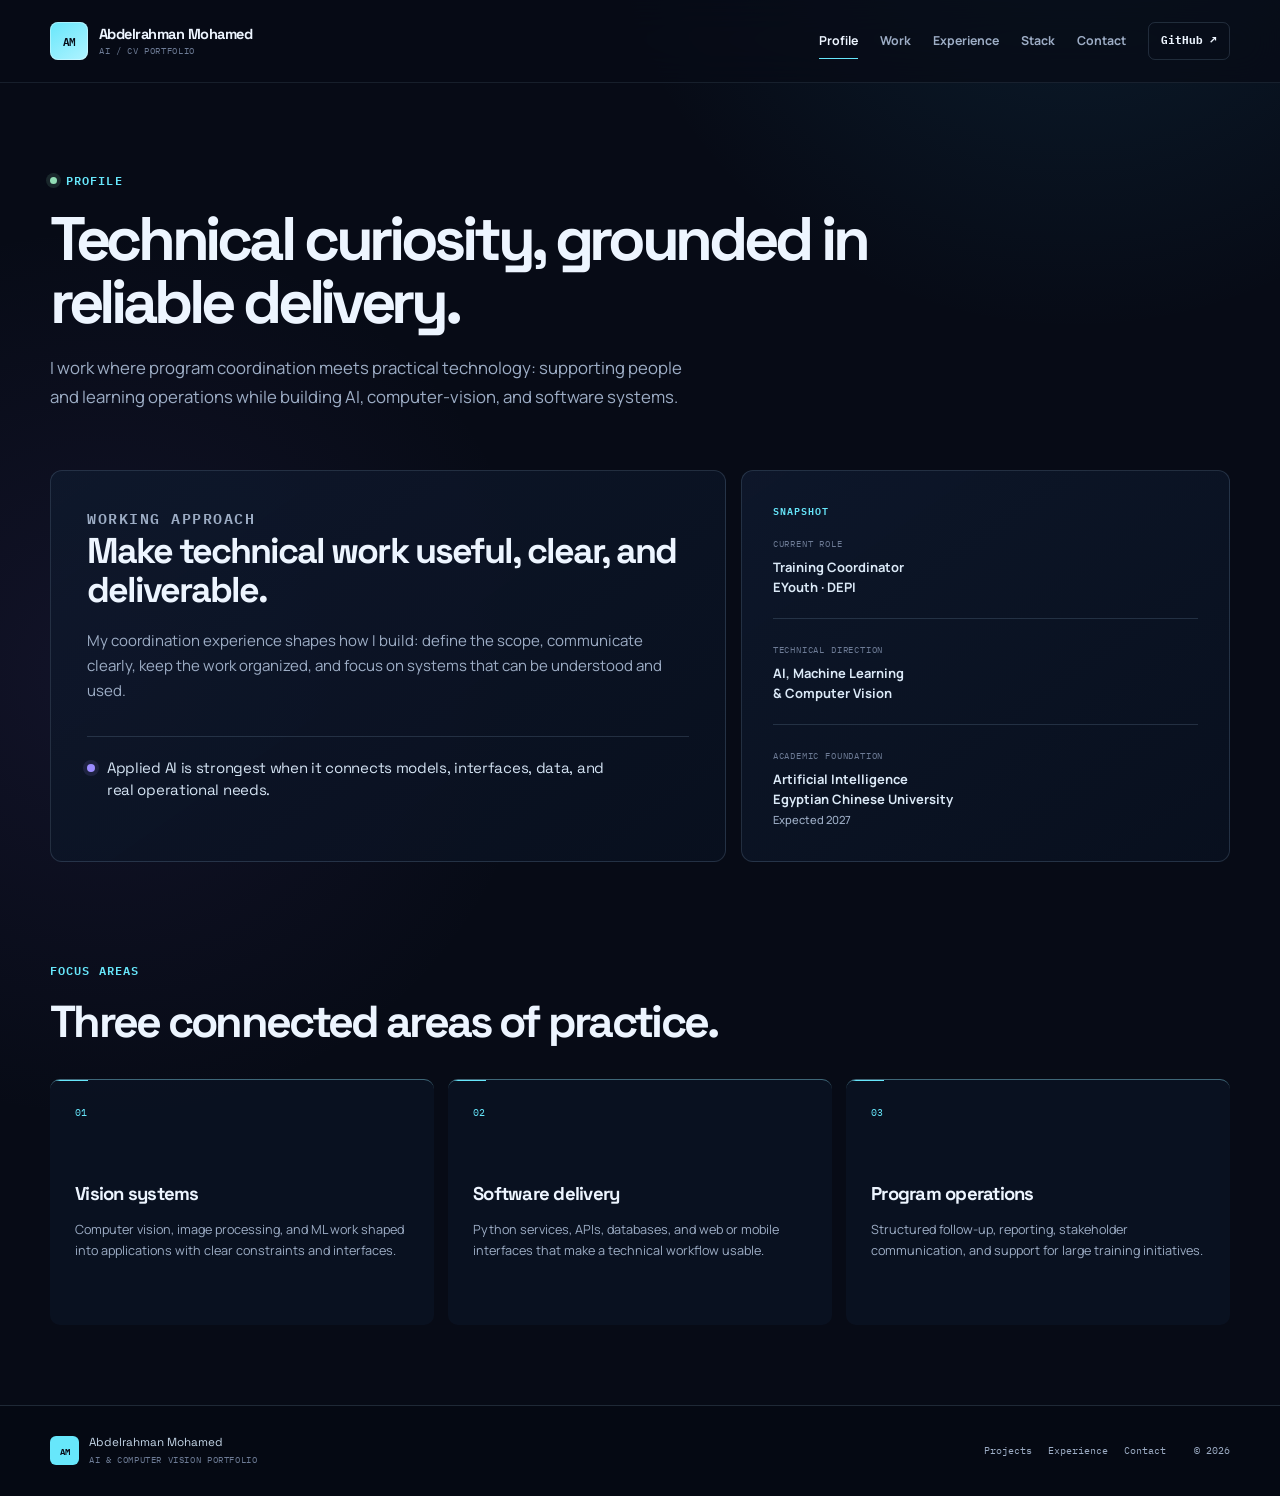
<file: about.html>
<!doctype html>
<html lang="en">
<head>
  <meta charset="UTF-8" />
  <meta name="viewport" content="width=device-width, initial-scale=1" />
  <meta name="theme-color" content="#070b16" />
  <title>Profile | Abdelrahman Mohamed</title>
  <meta name="description" content="Profile, working style, and AI/Computer Vision focus of Abdelrahman Mohamed." />
  <link rel="canonical" href="https://abdelrahman-mohamed-ai.github.io/Portfolio-Abdelrahman-Mohamed-Saber/about.html" />
  <link rel="preconnect" href="https://fonts.googleapis.com" /><link rel="preconnect" href="https://fonts.gstatic.com" crossorigin />
  <link href="https://fonts.googleapis.com/css2?family=IBM+Plex+Mono:wght@400;500;600&family=Manrope:wght@400;500;600;700;800&family=Space+Grotesk:wght@400;500;600;700&display=swap" rel="stylesheet" />
  <link rel="stylesheet" href="styles.css" />
</head>
<body class="page page-profile">
  <a class="skip-link" href="#main-content">Skip to content</a>
  <header class="site-header"><nav class="nav container" aria-label="Primary navigation">
    <a class="brand" href="index.html" data-page-link aria-label="Abdelrahman Mohamed home"><span class="brand-sigil" aria-hidden="true">AM</span><span class="brand-copy"><strong>Abdelrahman Mohamed</strong><small>AI / CV portfolio</small></span></a>
    <button class="nav-toggle" id="nav-toggle" type="button" aria-label="Open navigation" aria-expanded="false" aria-controls="nav-links">Menu</button>
    <div class="nav-links" id="nav-links"><a href="about.html" data-page-link aria-current="page">Profile</a><a href="projects.html" data-page-link>Work</a><a href="experience.html" data-page-link>Experience</a><a href="skills.html" data-page-link>Stack</a><a href="contact.html" data-page-link>Contact</a><a class="nav-github" href="https://github.com/abdelrahman-mohamed-ai" target="_blank" rel="noreferrer">GitHub <span aria-hidden="true">&#8599;</span></a></div>
  </nav></header>
  <main id="main-content" class="page-content container">
    <section class="page-intro" data-reveal><p class="eyebrow"><span class="eyebrow-pulse" aria-hidden="true"></span> Profile</p><h1>Technical curiosity, grounded in reliable delivery.</h1><p class="page-lede">I work where program coordination meets practical technology: supporting people and learning operations while building AI, computer-vision, and software systems.</p></section>
    <section class="profile-layout" aria-label="Profile overview">
      <article class="profile-statement panel" data-reveal><p class="panel-label">Working approach</p><h2>Make technical work useful, clear, and deliverable.</h2><p>My coordination experience shapes how I build: define the scope, communicate clearly, keep the work organized, and focus on systems that can be understood and used.</p><div class="quote-line"><span aria-hidden="true"></span><p>Applied AI is strongest when it connects models, interfaces, data, and real operational needs.</p></div></article>
      <aside class="profile-snapshot panel" data-reveal><p class="panel-label">Snapshot</p><dl class="snapshot-list"><div><dt>Current role</dt><dd>Training Coordinator<br>EYouth &middot; DEPI</dd></div><div><dt>Technical direction</dt><dd>AI, Machine Learning<br>&amp; Computer Vision</dd></div><div><dt>Academic foundation</dt><dd>Artificial Intelligence<br>Egyptian Chinese University<br><small>Expected 2027</small></dd></div></dl></aside>
    </section>
    <section class="section-block"><div class="section-heading" data-reveal><p class="eyebrow">Focus areas</p><h2>Three connected areas of practice.</h2></div><div class="focus-grid">
      <article class="focus-card" data-reveal><span>01</span><h3>Vision systems</h3><p>Computer vision, image processing, and ML work shaped into applications with clear constraints and interfaces.</p></article>
      <article class="focus-card" data-reveal><span>02</span><h3>Software delivery</h3><p>Python services, APIs, databases, and web or mobile interfaces that make a technical workflow usable.</p></article>
      <article class="focus-card" data-reveal><span>03</span><h3>Program operations</h3><p>Structured follow-up, reporting, stakeholder communication, and support for large training initiatives.</p></article>
    </div></section>
  </main>
  <footer class="site-footer"><div class="container footer-layout"><div><span class="footer-mark">AM</span><p>Abdelrahman Mohamed<br><small>AI &amp; Computer Vision Portfolio</small></p></div><div class="footer-links"><a href="projects.html" data-page-link>Projects</a><a href="experience.html" data-page-link>Experience</a><a href="contact.html" data-page-link>Contact</a></div><p class="footer-copy">&copy; <span id="year"></span></p></div></footer>
  <script src="script.js"></script>
</body>
</html>
</file>
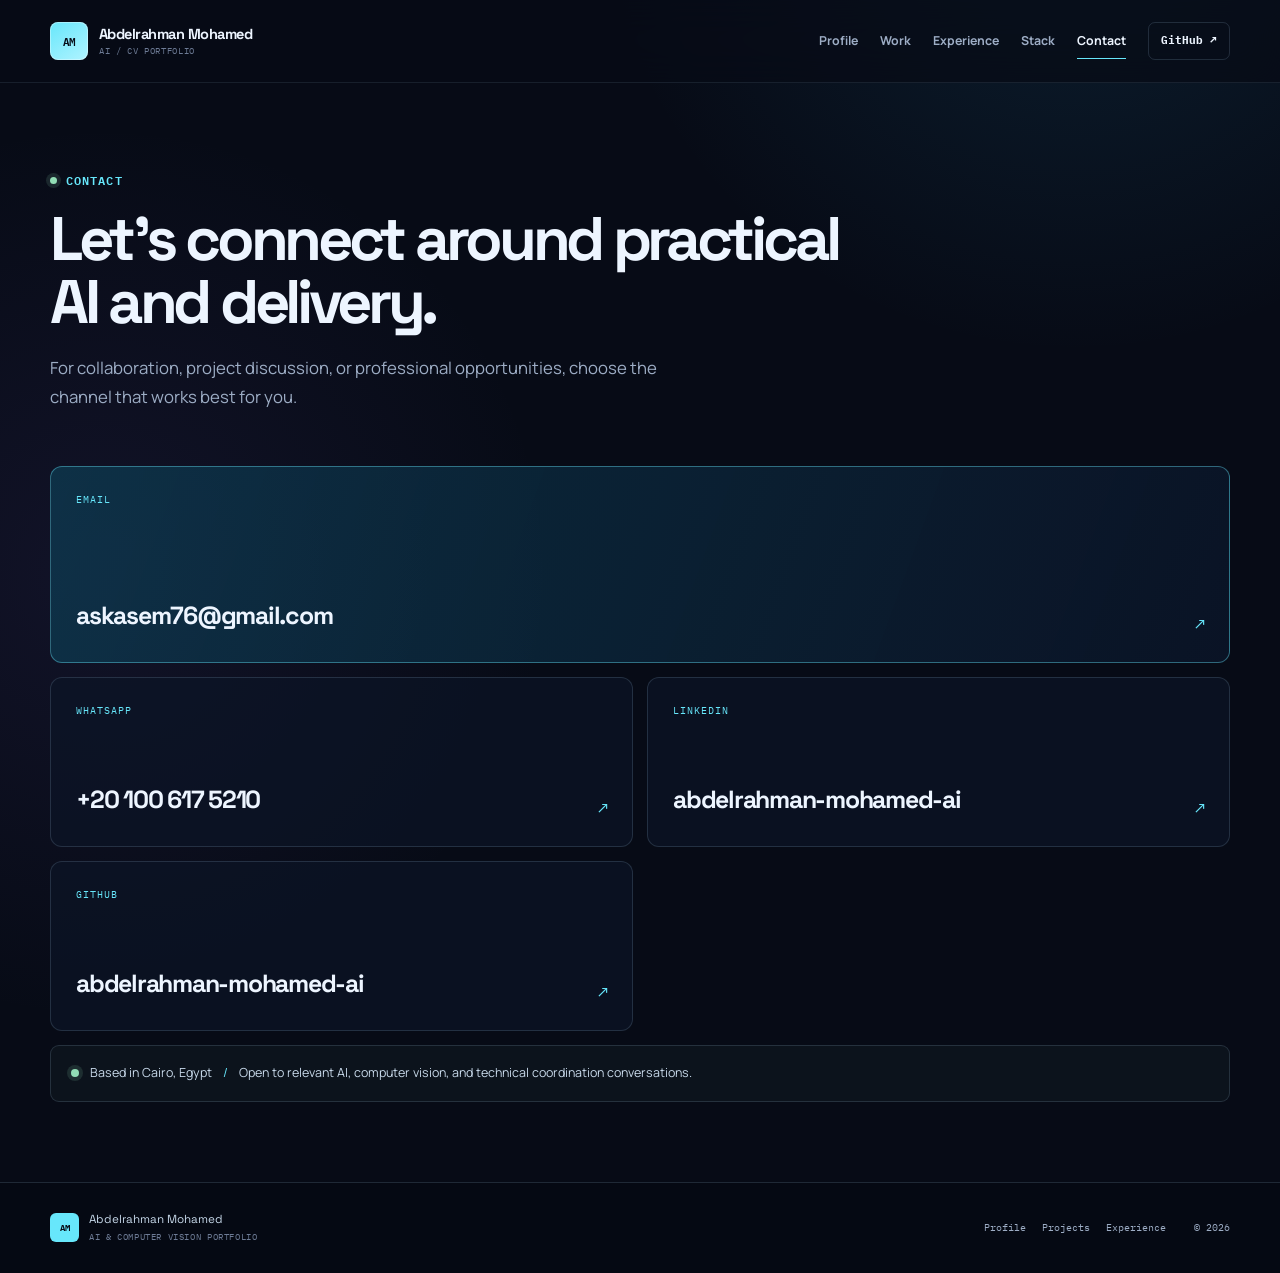
<file: contact.html>
<!doctype html>
<html lang="en">
<head>
  <meta charset="UTF-8" /><meta name="viewport" content="width=device-width, initial-scale=1" /><meta name="theme-color" content="#070b16" />
  <title>Contact | Abdelrahman Mohamed</title><meta name="description" content="Professional contact details for Abdelrahman Mohamed." />
  <link rel="canonical" href="https://abdelrahman-mohamed-ai.github.io/Portfolio-Abdelrahman-Mohamed-Saber/contact.html" />
  <link rel="preconnect" href="https://fonts.googleapis.com" /><link rel="preconnect" href="https://fonts.gstatic.com" crossorigin />
  <link href="https://fonts.googleapis.com/css2?family=IBM+Plex+Mono:wght@400;500;600&family=Manrope:wght@400;500;600;700;800&family=Space+Grotesk:wght@400;500;600;700&display=swap" rel="stylesheet" /><link rel="stylesheet" href="styles.css" />
</head>
<body class="page page-contact">
  <a class="skip-link" href="#main-content">Skip to content</a>
  <header class="site-header"><nav class="nav container" aria-label="Primary navigation">
    <a class="brand" href="index.html" data-page-link aria-label="Abdelrahman Mohamed home"><span class="brand-sigil" aria-hidden="true">AM</span><span class="brand-copy"><strong>Abdelrahman Mohamed</strong><small>AI / CV portfolio</small></span></a>
    <button class="nav-toggle" id="nav-toggle" type="button" aria-label="Open navigation" aria-expanded="false" aria-controls="nav-links">Menu</button>
    <div class="nav-links" id="nav-links"><a href="about.html" data-page-link>Profile</a><a href="projects.html" data-page-link>Work</a><a href="experience.html" data-page-link>Experience</a><a href="skills.html" data-page-link>Stack</a><a href="contact.html" data-page-link aria-current="page">Contact</a><a class="nav-github" href="https://github.com/abdelrahman-mohamed-ai" target="_blank" rel="noreferrer">GitHub <span aria-hidden="true">&#8599;</span></a></div>
  </nav></header>
  <main id="main-content" class="page-content container">
    <section class="page-intro contact-intro" data-reveal><p class="eyebrow"><span class="eyebrow-pulse" aria-hidden="true"></span> Contact</p><h1>Let&apos;s connect around practical AI and delivery.</h1><p class="page-lede">For collaboration, project discussion, or professional opportunities, choose the channel that works best for you.</p></section>
    <section class="contact-grid" aria-label="Contact methods">
      <a class="contact-card contact-card-feature" href="mailto:askasem76@gmail.com" data-reveal><span class="contact-label">Email</span><strong>askasem76@gmail.com</strong><span class="contact-arrow" aria-hidden="true">&#8599;</span></a>
      <a class="contact-card" href="https://wa.me/201006175210" target="_blank" rel="noreferrer" data-reveal><span class="contact-label">WhatsApp</span><strong>+20 100 617 5210</strong><span class="contact-arrow" aria-hidden="true">&#8599;</span></a>
      <a class="contact-card" href="https://www.linkedin.com/in/abdelrahman-mohamed-ai/" target="_blank" rel="noreferrer" data-reveal><span class="contact-label">LinkedIn</span><strong>abdelrahman-mohamed-ai</strong><span class="contact-arrow" aria-hidden="true">&#8599;</span></a>
      <a class="contact-card" href="https://github.com/abdelrahman-mohamed-ai" target="_blank" rel="noreferrer" data-reveal><span class="contact-label">GitHub</span><strong>abdelrahman-mohamed-ai</strong><span class="contact-arrow" aria-hidden="true">&#8599;</span></a>
    </section>
    <section class="availability-strip" data-reveal><span class="signal-dot" aria-hidden="true"></span><p>Based in Cairo, Egypt <span aria-hidden="true">/</span> Open to relevant AI, computer vision, and technical coordination conversations.</p></section>
  </main>
  <footer class="site-footer"><div class="container footer-layout"><div><span class="footer-mark">AM</span><p>Abdelrahman Mohamed<br><small>AI &amp; Computer Vision Portfolio</small></p></div><div class="footer-links"><a href="about.html" data-page-link>Profile</a><a href="projects.html" data-page-link>Projects</a><a href="experience.html" data-page-link>Experience</a></div><p class="footer-copy">&copy; <span id="year"></span></p></div></footer>
  <script src="script.js"></script>
</body>
</html>
</file>
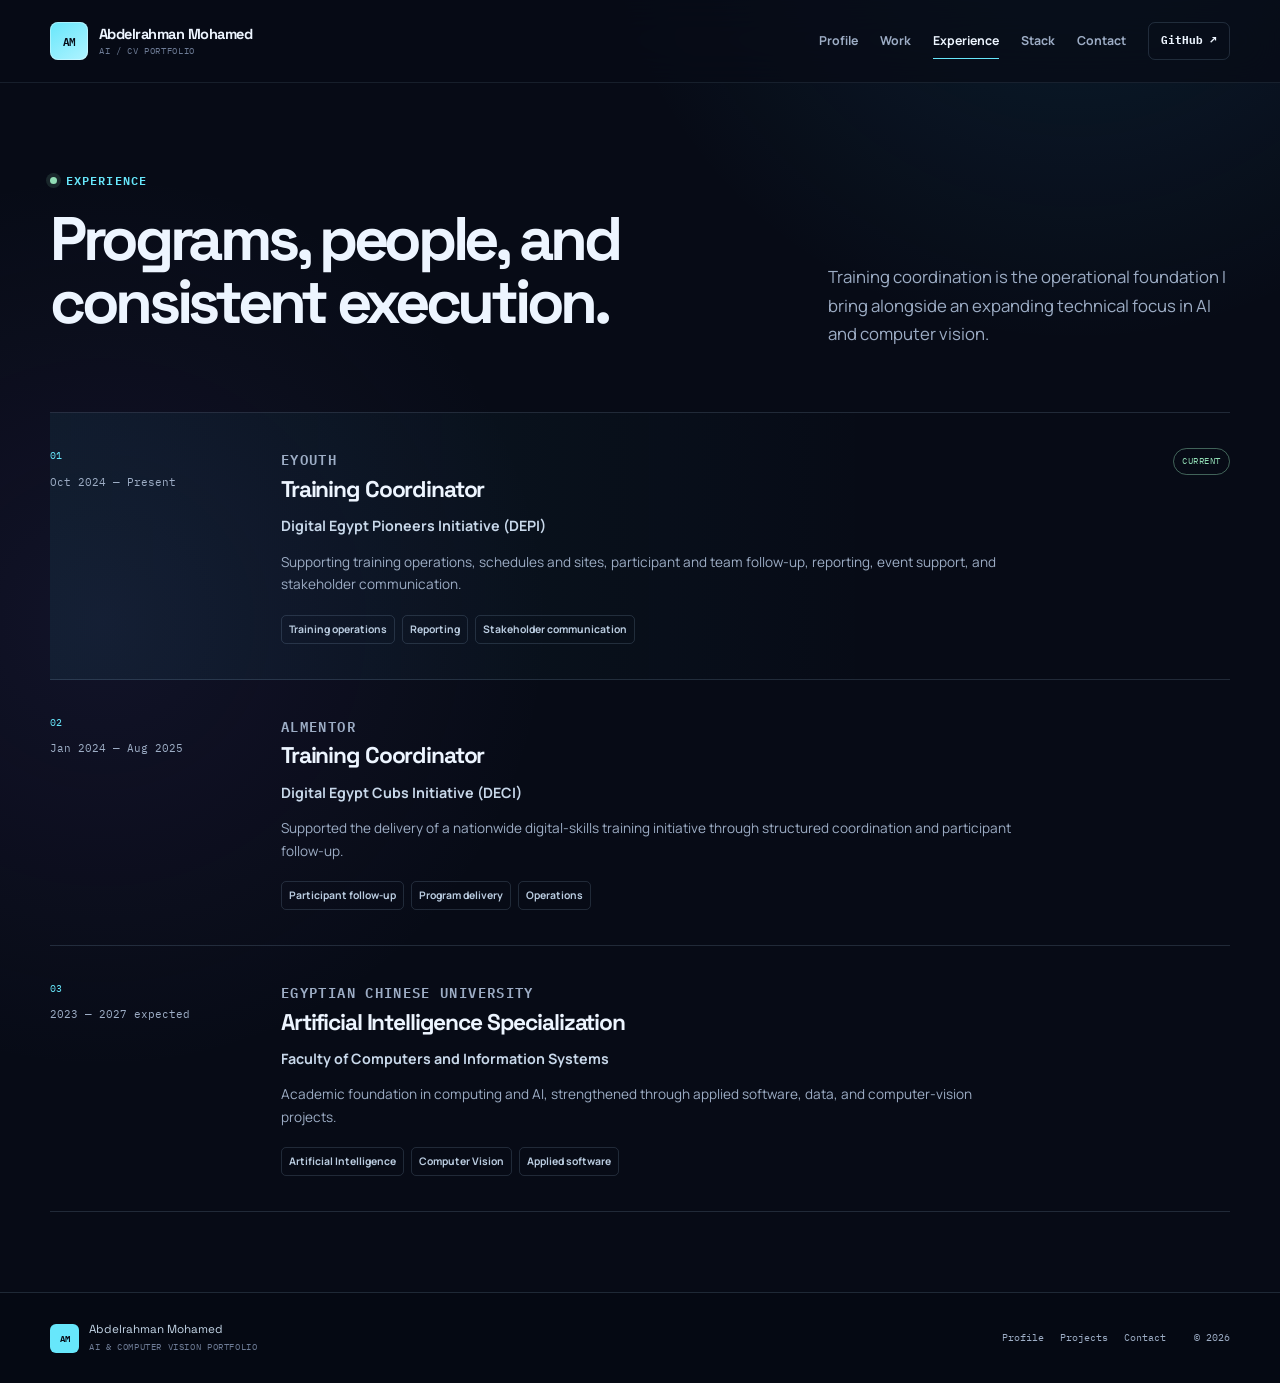
<file: experience.html>
<!doctype html>
<html lang="en">
<head>
  <meta charset="UTF-8" /><meta name="viewport" content="width=device-width, initial-scale=1" /><meta name="theme-color" content="#070b16" />
  <title>Experience | Abdelrahman Mohamed</title><meta name="description" content="Training coordination experience at EYouth-DEPI and almentor-DECI, plus an Artificial Intelligence academic foundation." />
  <link rel="canonical" href="https://abdelrahman-mohamed-ai.github.io/Portfolio-Abdelrahman-Mohamed-Saber/experience.html" />
  <link rel="preconnect" href="https://fonts.googleapis.com" /><link rel="preconnect" href="https://fonts.gstatic.com" crossorigin />
  <link href="https://fonts.googleapis.com/css2?family=IBM+Plex+Mono:wght@400;500;600&family=Manrope:wght@400;500;600;700;800&family=Space+Grotesk:wght@400;500;600;700&display=swap" rel="stylesheet" /><link rel="stylesheet" href="styles.css" />
</head>
<body class="page page-experience">
  <a class="skip-link" href="#main-content">Skip to content</a>
  <header class="site-header"><nav class="nav container" aria-label="Primary navigation">
    <a class="brand" href="index.html" data-page-link aria-label="Abdelrahman Mohamed home"><span class="brand-sigil" aria-hidden="true">AM</span><span class="brand-copy"><strong>Abdelrahman Mohamed</strong><small>AI / CV portfolio</small></span></a>
    <button class="nav-toggle" id="nav-toggle" type="button" aria-label="Open navigation" aria-expanded="false" aria-controls="nav-links">Menu</button>
    <div class="nav-links" id="nav-links"><a href="about.html" data-page-link>Profile</a><a href="projects.html" data-page-link>Work</a><a href="experience.html" data-page-link aria-current="page">Experience</a><a href="skills.html" data-page-link>Stack</a><a href="contact.html" data-page-link>Contact</a><a class="nav-github" href="https://github.com/abdelrahman-mohamed-ai" target="_blank" rel="noreferrer">GitHub <span aria-hidden="true">&#8599;</span></a></div>
  </nav></header>
  <main id="main-content" class="page-content container">
    <section class="page-intro page-intro-split" data-reveal><div><p class="eyebrow"><span class="eyebrow-pulse" aria-hidden="true"></span> Experience</p><h1>Programs, people, and consistent execution.</h1></div><p class="page-lede">Training coordination is the operational foundation I bring alongside an expanding technical focus in AI and computer vision.</p></section>
    <section class="experience-timeline" aria-label="Experience timeline">
      <article class="experience-record record-current" data-reveal><div class="record-meta"><span class="record-number">01</span><span class="record-period">Oct 2024 &mdash; Present</span></div><div class="record-main"><p class="record-company">EYouth</p><h2>Training Coordinator</h2><h3>Digital Egypt Pioneers Initiative (DEPI)</h3><p>Supporting training operations, schedules and sites, participant and team follow-up, reporting, event support, and stakeholder communication.</p><ul class="record-tags"><li>Training operations</li><li>Reporting</li><li>Stakeholder communication</li></ul></div><span class="record-status">Current</span></article>
      <article class="experience-record" data-reveal><div class="record-meta"><span class="record-number">02</span><span class="record-period">Jan 2024 &mdash; Aug 2025</span></div><div class="record-main"><p class="record-company">almentor</p><h2>Training Coordinator</h2><h3>Digital Egypt Cubs Initiative (DECI)</h3><p>Supported the delivery of a nationwide digital-skills training initiative through structured coordination and participant follow-up.</p><ul class="record-tags"><li>Participant follow-up</li><li>Program delivery</li><li>Operations</li></ul></div></article>
      <article class="experience-record" data-reveal><div class="record-meta"><span class="record-number">03</span><span class="record-period">2023 &mdash; 2027 expected</span></div><div class="record-main"><p class="record-company">Egyptian Chinese University</p><h2>Artificial Intelligence Specialization</h2><h3>Faculty of Computers and Information Systems</h3><p>Academic foundation in computing and AI, strengthened through applied software, data, and computer-vision projects.</p><ul class="record-tags"><li>Artificial Intelligence</li><li>Computer Vision</li><li>Applied software</li></ul></div></article>
    </section>
  </main>
  <footer class="site-footer"><div class="container footer-layout"><div><span class="footer-mark">AM</span><p>Abdelrahman Mohamed<br><small>AI &amp; Computer Vision Portfolio</small></p></div><div class="footer-links"><a href="about.html" data-page-link>Profile</a><a href="projects.html" data-page-link>Projects</a><a href="contact.html" data-page-link>Contact</a></div><p class="footer-copy">&copy; <span id="year"></span></p></div></footer>
  <script src="script.js"></script>
</body>
</html>
</file>
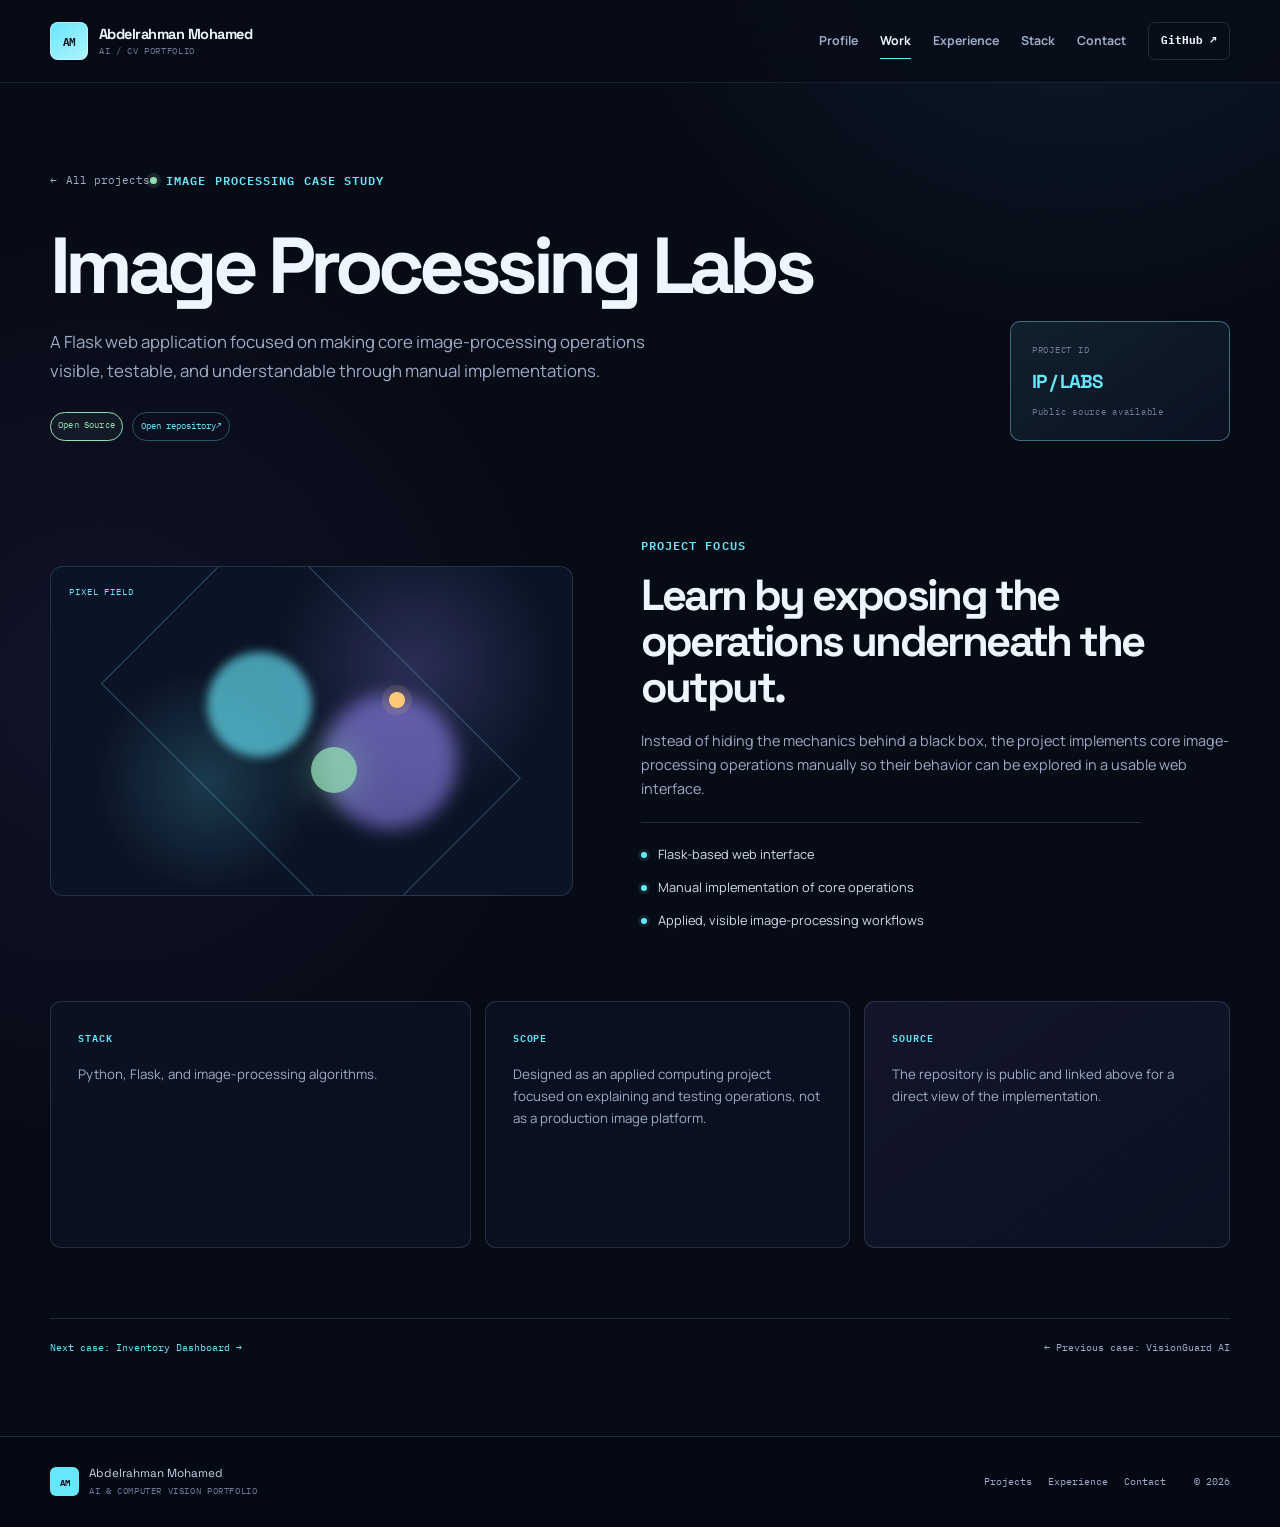
<file: image-processing.html>
<!doctype html>
<html lang="en">
<head>
  <meta charset="UTF-8" /><meta name="viewport" content="width=device-width, initial-scale=1" /><meta name="theme-color" content="#070b16" />
  <title>Image Processing Labs | Abdelrahman Mohamed</title><meta name="description" content="Image Processing Labs Web App: a public Flask project with core image-processing operations implemented manually." />
  <link rel="canonical" href="https://abdelrahman-mohamed-ai.github.io/Portfolio-Abdelrahman-Mohamed-Saber/image-processing.html" />
  <link rel="preconnect" href="https://fonts.googleapis.com" /><link rel="preconnect" href="https://fonts.gstatic.com" crossorigin />
  <link href="https://fonts.googleapis.com/css2?family=IBM+Plex+Mono:wght@400;500;600&family=Manrope:wght@400;500;600;700;800&family=Space+Grotesk:wght@400;500;600;700&display=swap" rel="stylesheet" /><link rel="stylesheet" href="styles.css" />
</head>
<body class="page page-case page-image-processing">
  <a class="skip-link" href="#main-content">Skip to content</a>
  <header class="site-header"><nav class="nav container" aria-label="Primary navigation">
    <a class="brand" href="index.html" data-page-link aria-label="Abdelrahman Mohamed home"><span class="brand-sigil" aria-hidden="true">AM</span><span class="brand-copy"><strong>Abdelrahman Mohamed</strong><small>AI / CV portfolio</small></span></a>
    <button class="nav-toggle" id="nav-toggle" type="button" aria-label="Open navigation" aria-expanded="false" aria-controls="nav-links">Menu</button>
    <div class="nav-links" id="nav-links"><a href="about.html" data-page-link>Profile</a><a href="projects.html" data-page-link aria-current="page">Work</a><a href="experience.html" data-page-link>Experience</a><a href="skills.html" data-page-link>Stack</a><a href="contact.html" data-page-link>Contact</a><a class="nav-github" href="https://github.com/abdelrahman-mohamed-ai" target="_blank" rel="noreferrer">GitHub <span aria-hidden="true">&#8599;</span></a></div>
  </nav></header>
  <main id="main-content" class="page-content container">
    <section class="case-hero" data-reveal><a class="back-link" href="projects.html" data-page-link><span aria-hidden="true">&#8592;</span> All projects</a><p class="eyebrow"><span class="eyebrow-pulse" aria-hidden="true"></span> Image Processing Case Study</p><div class="case-hero-layout"><div><h1>Image Processing Labs</h1><p class="case-lede">A Flask web application focused on making core image-processing operations visible, testable, and understandable through manual implementations.</p><div class="case-badges"><span class="status status-public">Open Source</span><a class="case-source" href="https://github.com/abdelrahman-mohamed-ai/image-processing-labs-webapp" target="_blank" rel="noreferrer">Open repository <span aria-hidden="true">&#8599;</span></a></div></div><div class="case-id-card"><span>PROJECT ID</span><strong>IP / LABS</strong><small>Public source available</small></div></div></section>
    <section class="method-section" data-reveal><div class="method-visual image-method-visual" aria-hidden="true"><span class="method-label">PIXEL FIELD</span><i></i><b></b><em></em><strong></strong></div><div class="method-copy"><p class="eyebrow">Project focus</p><h2>Learn by exposing the operations underneath the output.</h2><p>Instead of hiding the mechanics behind a black box, the project implements core image-processing operations manually so their behavior can be explored in a usable web interface.</p><ul class="detail-list"><li>Flask-based web interface</li><li>Manual implementation of core operations</li><li>Applied, visible image-processing workflows</li></ul></div></section>
    <section class="case-content-grid"><article class="case-panel" data-reveal><p class="panel-label">Stack</p><p>Python, Flask, and image-processing algorithms.</p></article><article class="case-panel" data-reveal><p class="panel-label">Scope</p><p>Designed as an applied computing project focused on explaining and testing operations, not as a production image platform.</p></article><article class="case-panel case-panel-note" data-reveal><p class="panel-label">Source</p><p>The repository is public and linked above for a direct view of the implementation.</p></article></section>
    <nav class="case-nav" aria-label="Project navigation" data-reveal><a href="inventory-dashboard.html" data-page-link>Next case: Inventory Dashboard <span aria-hidden="true">&#8594;</span></a><a href="visionguard.html" data-page-link><span aria-hidden="true">&#8592;</span> Previous case: VisionGuard AI</a></nav>
  </main>
  <footer class="site-footer"><div class="container footer-layout"><div><span class="footer-mark">AM</span><p>Abdelrahman Mohamed<br><small>AI &amp; Computer Vision Portfolio</small></p></div><div class="footer-links"><a href="projects.html" data-page-link>Projects</a><a href="experience.html" data-page-link>Experience</a><a href="contact.html" data-page-link>Contact</a></div><p class="footer-copy">&copy; <span id="year"></span></p></div></footer>
  <script src="script.js"></script>
</body>
</html>
</file>
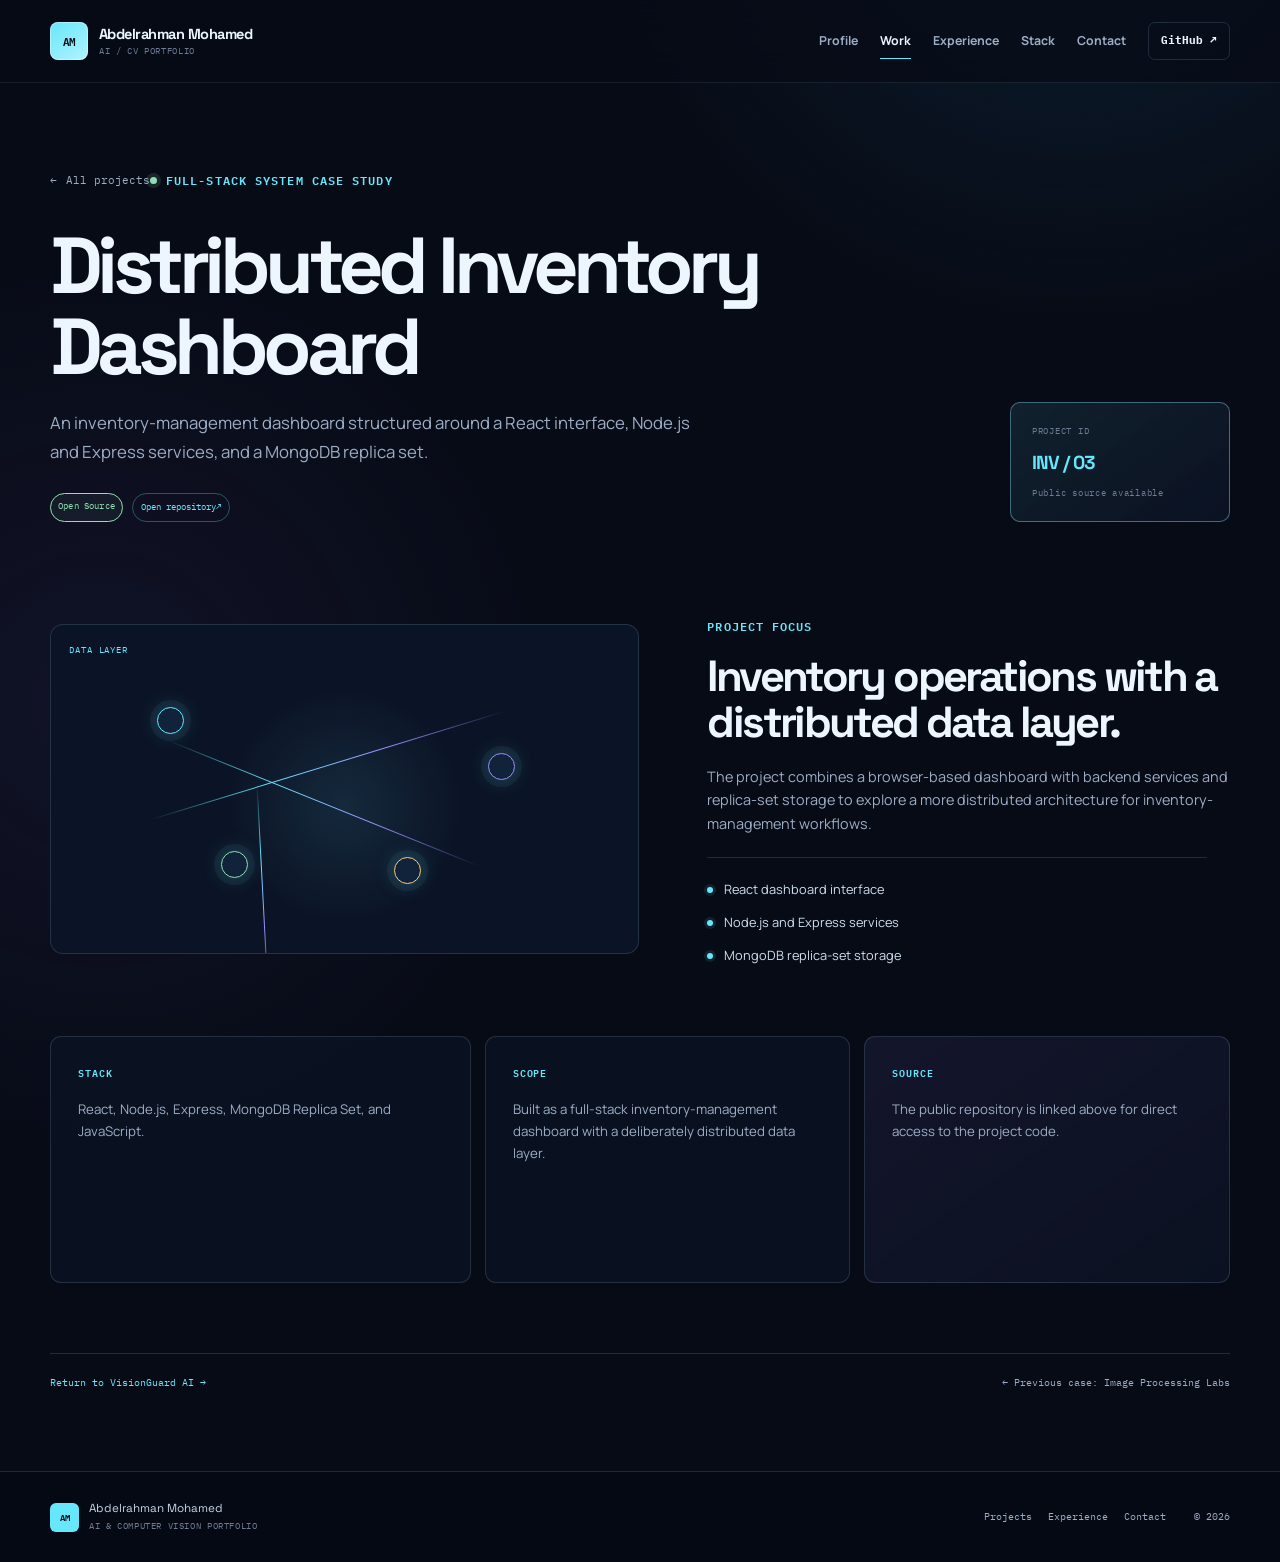
<file: inventory-dashboard.html>
<!doctype html>
<html lang="en">
<head>
  <meta charset="UTF-8" /><meta name="viewport" content="width=device-width, initial-scale=1" /><meta name="theme-color" content="#070b16" />
  <title>Distributed Inventory Dashboard | Abdelrahman Mohamed</title><meta name="description" content="Distributed Inventory Dashboard: a public full-stack inventory-management project by Abdelrahman Mohamed." />
  <link rel="canonical" href="https://abdelrahman-mohamed-ai.github.io/Portfolio-Abdelrahman-Mohamed-Saber/inventory-dashboard.html" />
  <link rel="preconnect" href="https://fonts.googleapis.com" /><link rel="preconnect" href="https://fonts.gstatic.com" crossorigin />
  <link href="https://fonts.googleapis.com/css2?family=IBM+Plex+Mono:wght@400;500;600&family=Manrope:wght@400;500;600;700;800&family=Space+Grotesk:wght@400;500;600;700&display=swap" rel="stylesheet" /><link rel="stylesheet" href="styles.css" />
</head>
<body class="page page-case page-inventory">
  <a class="skip-link" href="#main-content">Skip to content</a>
  <header class="site-header"><nav class="nav container" aria-label="Primary navigation">
    <a class="brand" href="index.html" data-page-link aria-label="Abdelrahman Mohamed home"><span class="brand-sigil" aria-hidden="true">AM</span><span class="brand-copy"><strong>Abdelrahman Mohamed</strong><small>AI / CV portfolio</small></span></a>
    <button class="nav-toggle" id="nav-toggle" type="button" aria-label="Open navigation" aria-expanded="false" aria-controls="nav-links">Menu</button>
    <div class="nav-links" id="nav-links"><a href="about.html" data-page-link>Profile</a><a href="projects.html" data-page-link aria-current="page">Work</a><a href="experience.html" data-page-link>Experience</a><a href="skills.html" data-page-link>Stack</a><a href="contact.html" data-page-link>Contact</a><a class="nav-github" href="https://github.com/abdelrahman-mohamed-ai" target="_blank" rel="noreferrer">GitHub <span aria-hidden="true">&#8599;</span></a></div>
  </nav></header>
  <main id="main-content" class="page-content container">
    <section class="case-hero" data-reveal><a class="back-link" href="projects.html" data-page-link><span aria-hidden="true">&#8592;</span> All projects</a><p class="eyebrow"><span class="eyebrow-pulse" aria-hidden="true"></span> Full-Stack System Case Study</p><div class="case-hero-layout"><div><h1>Distributed Inventory Dashboard</h1><p class="case-lede">An inventory-management dashboard structured around a React interface, Node.js and Express services, and a MongoDB replica set.</p><div class="case-badges"><span class="status status-public">Open Source</span><a class="case-source" href="https://github.com/abdelrahman-mohamed-ai/distributed-inventory-dashboard" target="_blank" rel="noreferrer">Open repository <span aria-hidden="true">&#8599;</span></a></div></div><div class="case-id-card"><span>PROJECT ID</span><strong>INV / 03</strong><small>Public source available</small></div></div></section>
    <section class="method-section method-section-reverse" data-reveal><div class="method-visual inventory-method-visual" aria-hidden="true"><span class="method-label">DATA LAYER</span><i class="method-wire wire-one"></i><i class="method-wire wire-two"></i><i class="method-wire wire-three"></i><b class="method-node method-node-one"></b><b class="method-node method-node-two"></b><b class="method-node method-node-three"></b><em class="method-node method-node-four"></em></div><div class="method-copy"><p class="eyebrow">Project focus</p><h2>Inventory operations with a distributed data layer.</h2><p>The project combines a browser-based dashboard with backend services and replica-set storage to explore a more distributed architecture for inventory-management workflows.</p><ul class="detail-list"><li>React dashboard interface</li><li>Node.js and Express services</li><li>MongoDB replica-set storage</li></ul></div></section>
    <section class="case-content-grid"><article class="case-panel" data-reveal><p class="panel-label">Stack</p><p>React, Node.js, Express, MongoDB Replica Set, and JavaScript.</p></article><article class="case-panel" data-reveal><p class="panel-label">Scope</p><p>Built as a full-stack inventory-management dashboard with a deliberately distributed data layer.</p></article><article class="case-panel case-panel-note" data-reveal><p class="panel-label">Source</p><p>The public repository is linked above for direct access to the project code.</p></article></section>
    <nav class="case-nav" aria-label="Project navigation" data-reveal><a href="visionguard.html" data-page-link>Return to VisionGuard AI <span aria-hidden="true">&#8594;</span></a><a href="image-processing.html" data-page-link><span aria-hidden="true">&#8592;</span> Previous case: Image Processing Labs</a></nav>
  </main>
  <footer class="site-footer"><div class="container footer-layout"><div><span class="footer-mark">AM</span><p>Abdelrahman Mohamed<br><small>AI &amp; Computer Vision Portfolio</small></p></div><div class="footer-links"><a href="projects.html" data-page-link>Projects</a><a href="experience.html" data-page-link>Experience</a><a href="contact.html" data-page-link>Contact</a></div><p class="footer-copy">&copy; <span id="year"></span></p></div></footer>
  <script src="script.js"></script>
</body>
</html>
</file>
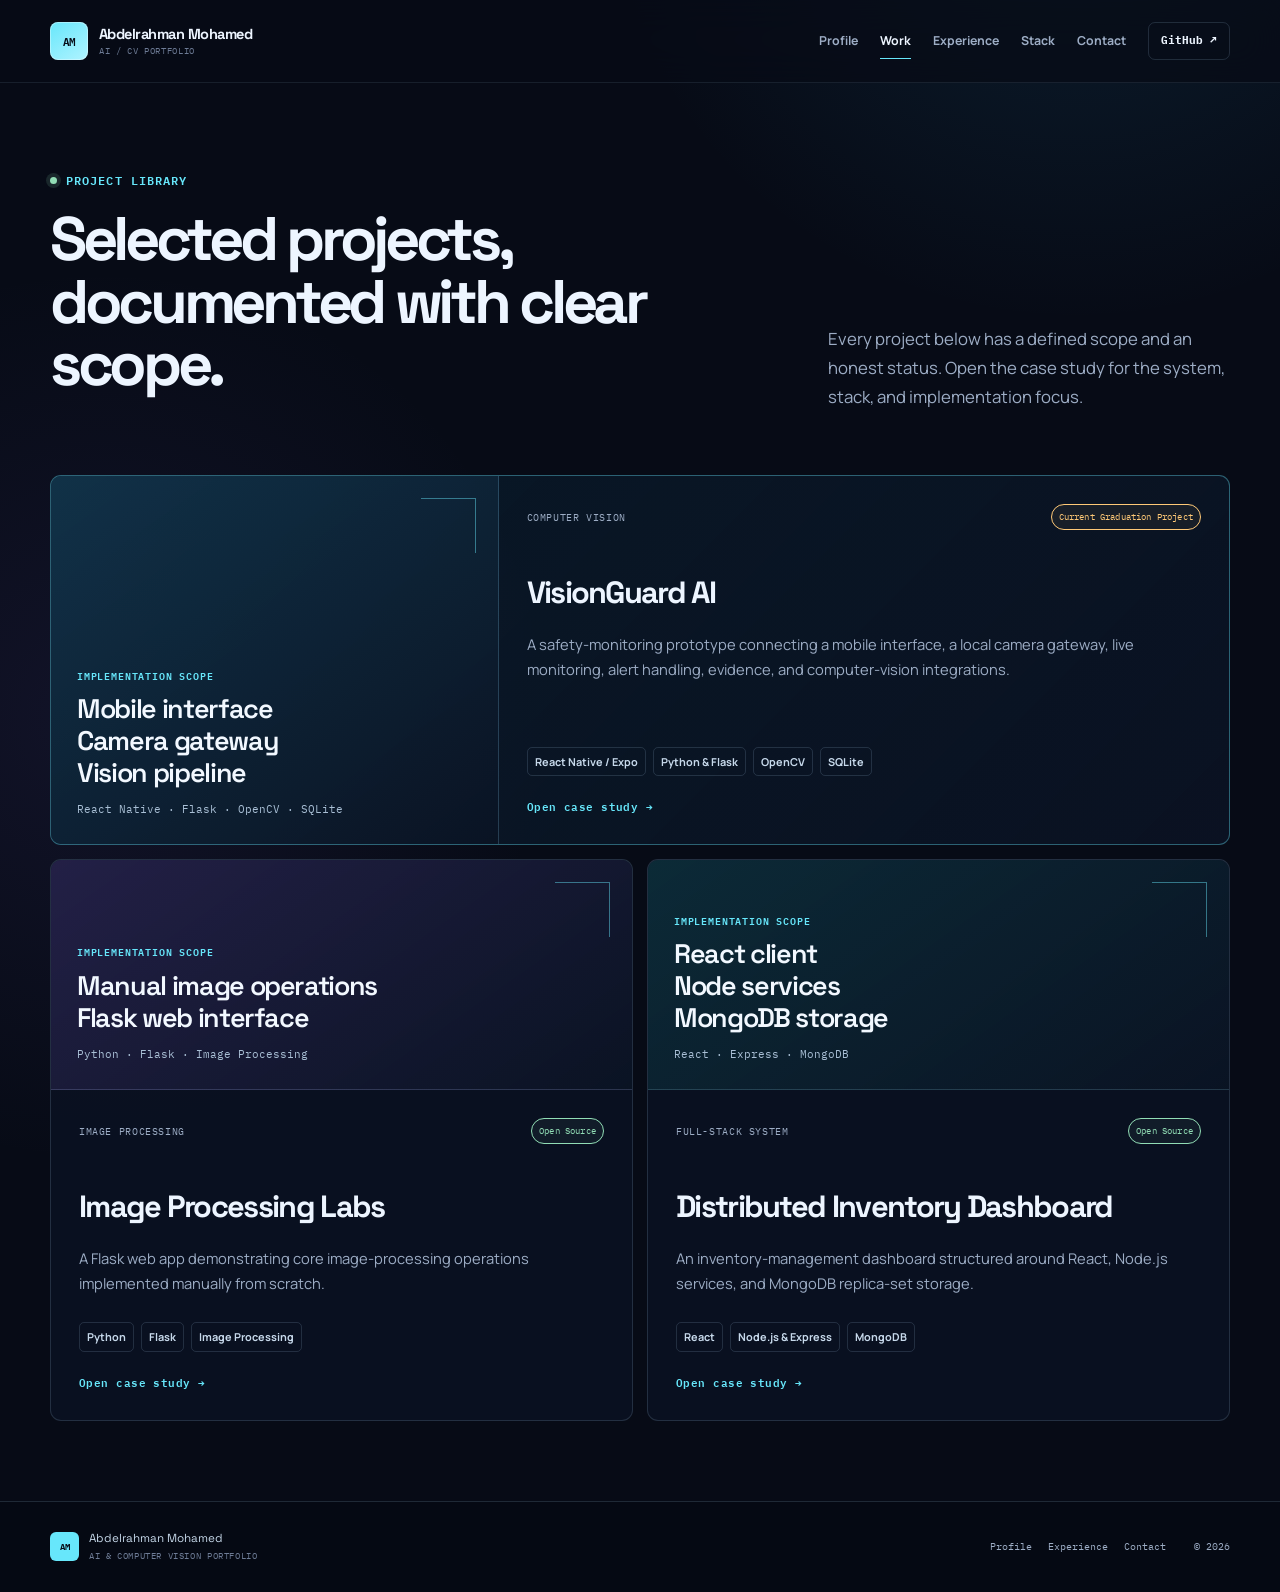
<file: projects.html>
<!doctype html>
<html lang="en">
<head>
  <meta charset="UTF-8" /><meta name="viewport" content="width=device-width, initial-scale=1" /><meta name="theme-color" content="#070b16" />
  <title>Projects | Abdelrahman Mohamed</title><meta name="description" content="Project case studies across computer vision, image processing, and full-stack systems by Abdelrahman Mohamed." />
  <link rel="canonical" href="https://abdelrahman-mohamed-ai.github.io/Portfolio-Abdelrahman-Mohamed-Saber/projects.html" />
  <link rel="preconnect" href="https://fonts.googleapis.com" /><link rel="preconnect" href="https://fonts.gstatic.com" crossorigin />
  <link href="https://fonts.googleapis.com/css2?family=IBM+Plex+Mono:wght@400;500;600&family=Manrope:wght@400;500;600;700;800&family=Space+Grotesk:wght@400;500;600;700&display=swap" rel="stylesheet" /><link rel="stylesheet" href="styles.css" />
</head>
<body class="page page-work">
  <a class="skip-link" href="#main-content">Skip to content</a>
  <header class="site-header"><nav class="nav container" aria-label="Primary navigation">
    <a class="brand" href="index.html" data-page-link aria-label="Abdelrahman Mohamed home"><span class="brand-sigil" aria-hidden="true">AM</span><span class="brand-copy"><strong>Abdelrahman Mohamed</strong><small>AI / CV portfolio</small></span></a>
    <button class="nav-toggle" id="nav-toggle" type="button" aria-label="Open navigation" aria-expanded="false" aria-controls="nav-links">Menu</button>
    <div class="nav-links" id="nav-links"><a href="about.html" data-page-link>Profile</a><a href="projects.html" data-page-link aria-current="page">Work</a><a href="experience.html" data-page-link>Experience</a><a href="skills.html" data-page-link>Stack</a><a href="contact.html" data-page-link>Contact</a><a class="nav-github" href="https://github.com/abdelrahman-mohamed-ai" target="_blank" rel="noreferrer">GitHub <span aria-hidden="true">&#8599;</span></a></div>
  </nav></header>
  <main id="main-content" class="page-content container">
    <section class="page-intro page-intro-split" data-reveal><div><p class="eyebrow"><span class="eyebrow-pulse" aria-hidden="true"></span> Project library</p><h1>Selected projects, documented with clear scope.</h1></div><p class="page-lede">Every project below has a defined scope and an honest status. Open the case study for the system, stack, and implementation focus.</p></section>
    <section class="project-library" aria-label="Project case studies">
      <a class="project-entry project-entry-feature" href="visionguard.html" data-page-link data-reveal>
        <div class="project-entry-visual project-proof project-proof-vision"><span class="project-proof-label">Implementation scope</span><strong>Mobile interface<br>Camera gateway<br>Vision pipeline</strong><small>React Native · Flask · OpenCV · SQLite</small></div>
        <div class="project-entry-body"><div class="project-meta"><span>Computer Vision</span><span class="status status-progress">Current Graduation Project</span></div><h2>VisionGuard AI</h2><p>A safety-monitoring prototype connecting a mobile interface, a local camera gateway, live monitoring, alert handling, evidence, and computer-vision integrations.</p><ul class="project-stack"><li>React Native / Expo</li><li>Python &amp; Flask</li><li>OpenCV</li><li>SQLite</li></ul><span class="project-cta">Open case study <span aria-hidden="true">&#8594;</span></span></div>
      </a>
      <div class="project-library-grid">
        <a class="project-entry" href="image-processing.html" data-page-link data-reveal><div class="project-entry-visual project-proof project-proof-image"><span class="project-proof-label">Implementation scope</span><strong>Manual image operations<br>Flask web interface</strong><small>Python · Flask · Image Processing</small></div><div class="project-entry-body"><div class="project-meta"><span>Image Processing</span><span class="status status-public">Open Source</span></div><h2>Image Processing Labs</h2><p>A Flask web app demonstrating core image-processing operations implemented manually from scratch.</p><ul class="project-stack"><li>Python</li><li>Flask</li><li>Image Processing</li></ul><span class="project-cta">Open case study <span aria-hidden="true">&#8594;</span></span></div></a>
        <a class="project-entry" href="inventory-dashboard.html" data-page-link data-reveal><div class="project-entry-visual project-proof project-proof-data"><span class="project-proof-label">Implementation scope</span><strong>React client<br>Node services<br>MongoDB storage</strong><small>React · Express · MongoDB</small></div><div class="project-entry-body"><div class="project-meta"><span>Full-Stack System</span><span class="status status-public">Open Source</span></div><h2>Distributed Inventory Dashboard</h2><p>An inventory-management dashboard structured around React, Node.js services, and MongoDB replica-set storage.</p><ul class="project-stack"><li>React</li><li>Node.js &amp; Express</li><li>MongoDB</li></ul><span class="project-cta">Open case study <span aria-hidden="true">&#8594;</span></span></div></a>
      </div>
    </section>
  </main>
  <footer class="site-footer"><div class="container footer-layout"><div><span class="footer-mark">AM</span><p>Abdelrahman Mohamed<br><small>AI &amp; Computer Vision Portfolio</small></p></div><div class="footer-links"><a href="about.html" data-page-link>Profile</a><a href="experience.html" data-page-link>Experience</a><a href="contact.html" data-page-link>Contact</a></div><p class="footer-copy">&copy; <span id="year"></span></p></div></footer>
  <script src="script.js"></script>
</body>
</html>
</file>
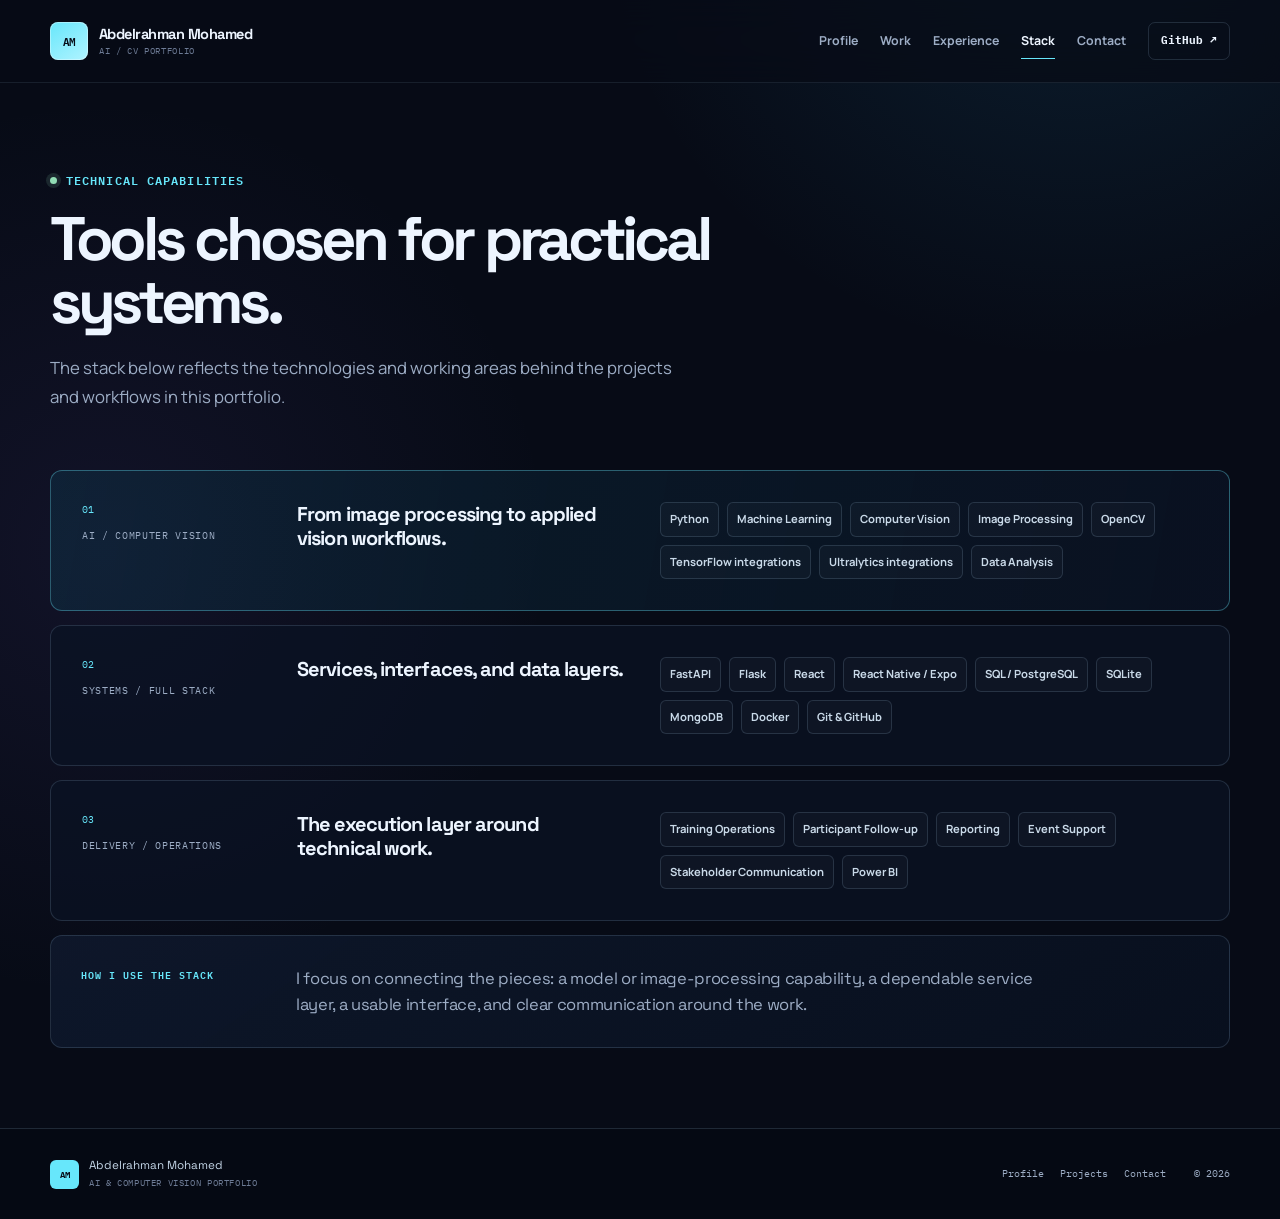
<file: skills.html>
<!doctype html>
<html lang="en">
<head>
  <meta charset="UTF-8" /><meta name="viewport" content="width=device-width, initial-scale=1" /><meta name="theme-color" content="#070b16" />
  <title>Technical Stack | Abdelrahman Mohamed</title><meta name="description" content="Technical stack spanning AI, computer vision, Python, APIs, databases, full-stack development, and program delivery." />
  <link rel="canonical" href="https://abdelrahman-mohamed-ai.github.io/Portfolio-Abdelrahman-Mohamed-Saber/skills.html" />
  <link rel="preconnect" href="https://fonts.googleapis.com" /><link rel="preconnect" href="https://fonts.gstatic.com" crossorigin />
  <link href="https://fonts.googleapis.com/css2?family=IBM+Plex+Mono:wght@400;500;600&family=Manrope:wght@400;500;600;700;800&family=Space+Grotesk:wght@400;500;600;700&display=swap" rel="stylesheet" /><link rel="stylesheet" href="styles.css" />
</head>
<body class="page page-stack">
  <a class="skip-link" href="#main-content">Skip to content</a>
  <header class="site-header"><nav class="nav container" aria-label="Primary navigation">
    <a class="brand" href="index.html" data-page-link aria-label="Abdelrahman Mohamed home"><span class="brand-sigil" aria-hidden="true">AM</span><span class="brand-copy"><strong>Abdelrahman Mohamed</strong><small>AI / CV portfolio</small></span></a>
    <button class="nav-toggle" id="nav-toggle" type="button" aria-label="Open navigation" aria-expanded="false" aria-controls="nav-links">Menu</button>
    <div class="nav-links" id="nav-links"><a href="about.html" data-page-link>Profile</a><a href="projects.html" data-page-link>Work</a><a href="experience.html" data-page-link>Experience</a><a href="skills.html" data-page-link aria-current="page">Stack</a><a href="contact.html" data-page-link>Contact</a><a class="nav-github" href="https://github.com/abdelrahman-mohamed-ai" target="_blank" rel="noreferrer">GitHub <span aria-hidden="true">&#8599;</span></a></div>
  </nav></header>
  <main id="main-content" class="page-content container">
    <section class="page-intro" data-reveal><p class="eyebrow"><span class="eyebrow-pulse" aria-hidden="true"></span> Technical capabilities</p><h1>Tools chosen for practical systems.</h1><p class="page-lede">The stack below reflects the technologies and working areas behind the projects and workflows in this portfolio.</p></section>
    <section class="stack-board" aria-label="Technical skills">
      <article class="stack-module stack-module-primary" data-reveal><div class="module-header"><span class="module-index">01</span><p>AI / Computer Vision</p></div><h2>From image processing to applied vision workflows.</h2><ul class="chip-list"><li>Python</li><li>Machine Learning</li><li>Computer Vision</li><li>Image Processing</li><li>OpenCV</li><li>TensorFlow integrations</li><li>Ultralytics integrations</li><li>Data Analysis</li></ul></article>
      <article class="stack-module" data-reveal><div class="module-header"><span class="module-index">02</span><p>Systems / Full stack</p></div><h2>Services, interfaces, and data layers.</h2><ul class="chip-list"><li>FastAPI</li><li>Flask</li><li>React</li><li>React Native / Expo</li><li>SQL / PostgreSQL</li><li>SQLite</li><li>MongoDB</li><li>Docker</li><li>Git &amp; GitHub</li></ul></article>
      <article class="stack-module" data-reveal><div class="module-header"><span class="module-index">03</span><p>Delivery / Operations</p></div><h2>The execution layer around technical work.</h2><ul class="chip-list"><li>Training Operations</li><li>Participant Follow-up</li><li>Reporting</li><li>Event Support</li><li>Stakeholder Communication</li><li>Power BI</li></ul></article>
    </section>
    <section class="stack-note panel" data-reveal><p class="panel-label">How I use the stack</p><p>I focus on connecting the pieces: a model or image-processing capability, a dependable service layer, a usable interface, and clear communication around the work.</p></section>
  </main>
  <footer class="site-footer"><div class="container footer-layout"><div><span class="footer-mark">AM</span><p>Abdelrahman Mohamed<br><small>AI &amp; Computer Vision Portfolio</small></p></div><div class="footer-links"><a href="about.html" data-page-link>Profile</a><a href="projects.html" data-page-link>Projects</a><a href="contact.html" data-page-link>Contact</a></div><p class="footer-copy">&copy; <span id="year"></span></p></div></footer>
  <script src="script.js"></script>
</body>
</html>
</file>
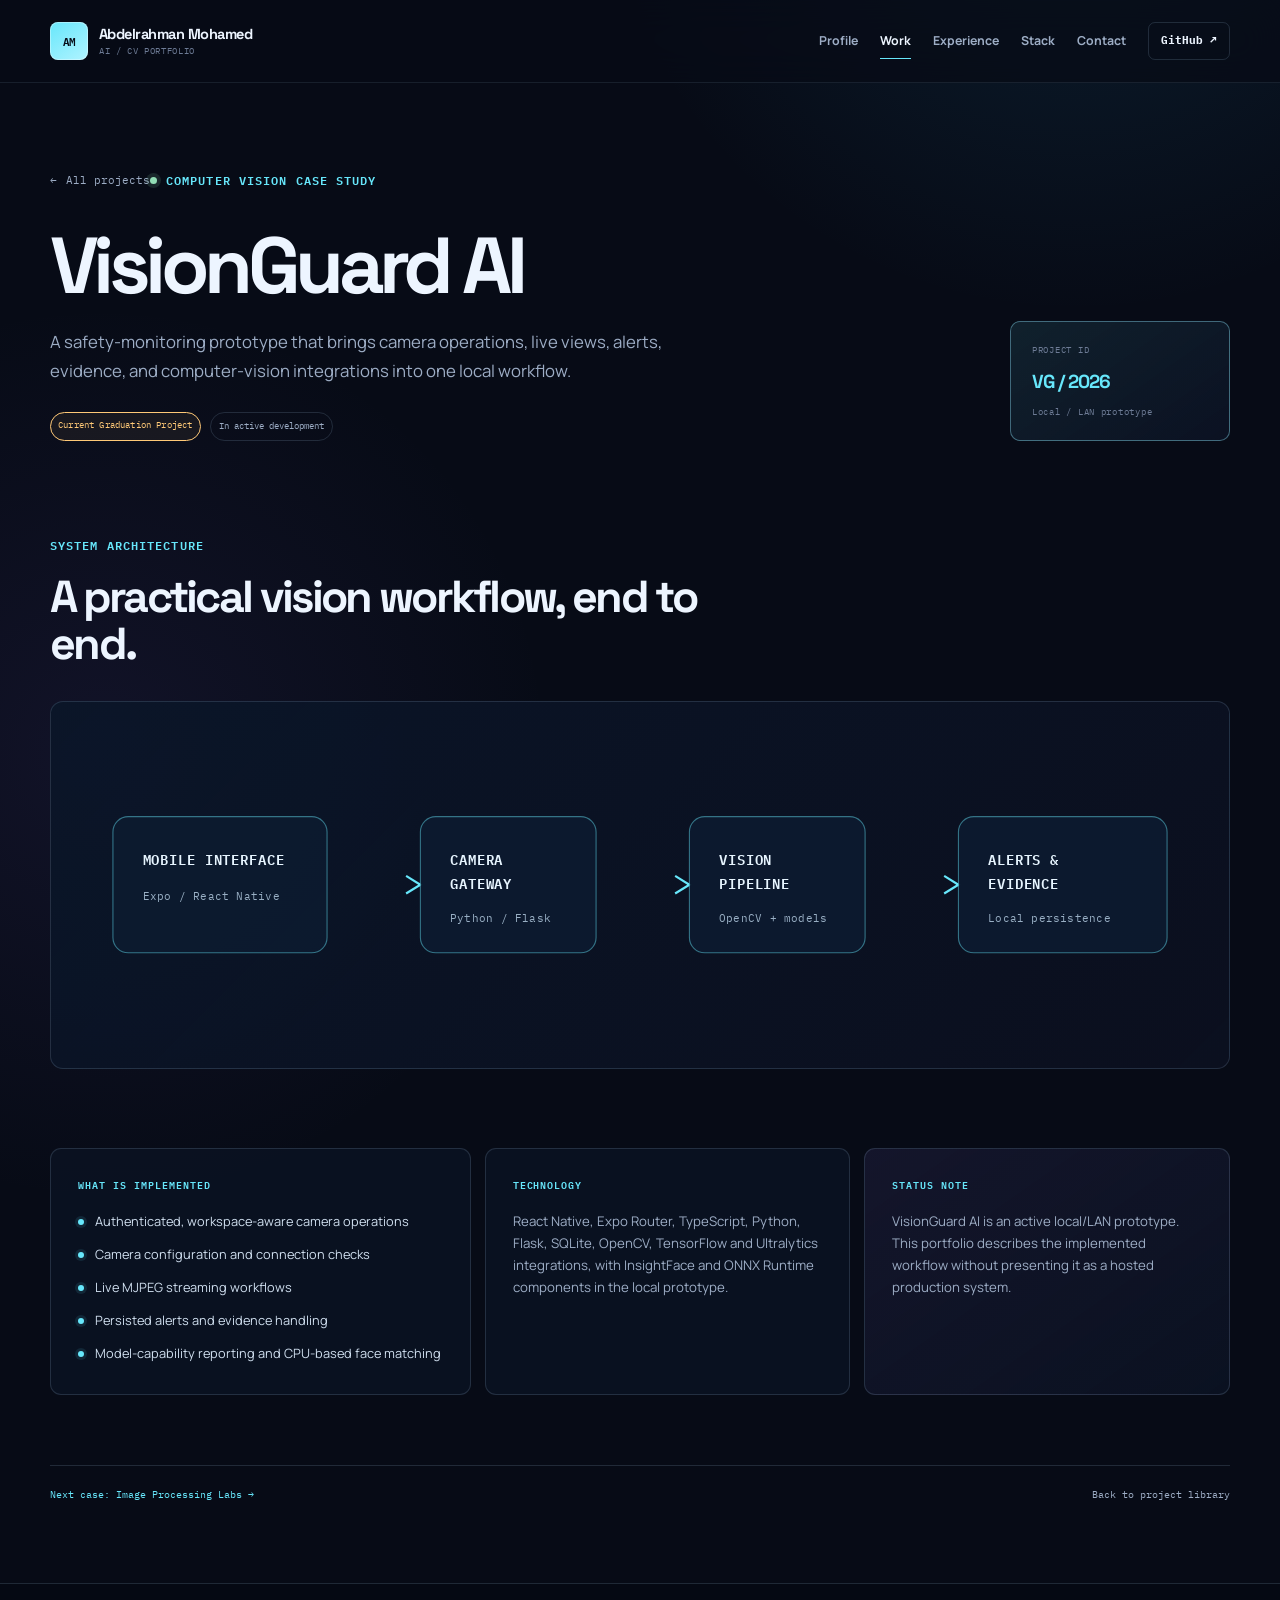
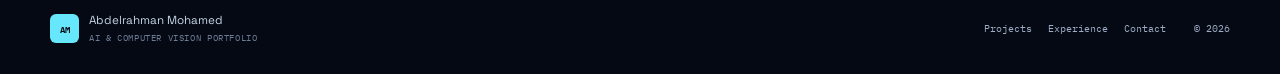
<file: visionguard.html>
<!doctype html>
<html lang="en">
<head>
  <meta charset="UTF-8" /><meta name="viewport" content="width=device-width, initial-scale=1" /><meta name="theme-color" content="#070b16" />
  <title>VisionGuard AI | Abdelrahman Mohamed</title><meta name="description" content="VisionGuard AI is Abdelrahman Mohamed's current graduation project: a computer-vision safety-monitoring prototype." />
  <link rel="canonical" href="https://abdelrahman-mohamed-ai.github.io/Portfolio-Abdelrahman-Mohamed-Saber/visionguard.html" />
  <link rel="preconnect" href="https://fonts.googleapis.com" /><link rel="preconnect" href="https://fonts.gstatic.com" crossorigin />
  <link href="https://fonts.googleapis.com/css2?family=IBM+Plex+Mono:wght@400;500;600&family=Manrope:wght@400;500;600;700;800&family=Space+Grotesk:wght@400;500;600;700&display=swap" rel="stylesheet" /><link rel="stylesheet" href="styles.css" />
</head>
<body class="page page-case page-visionguard">
  <a class="skip-link" href="#main-content">Skip to content</a>
  <header class="site-header"><nav class="nav container" aria-label="Primary navigation">
    <a class="brand" href="index.html" data-page-link aria-label="Abdelrahman Mohamed home"><span class="brand-sigil" aria-hidden="true">AM</span><span class="brand-copy"><strong>Abdelrahman Mohamed</strong><small>AI / CV portfolio</small></span></a>
    <button class="nav-toggle" id="nav-toggle" type="button" aria-label="Open navigation" aria-expanded="false" aria-controls="nav-links">Menu</button>
    <div class="nav-links" id="nav-links"><a href="about.html" data-page-link>Profile</a><a href="projects.html" data-page-link aria-current="page">Work</a><a href="experience.html" data-page-link>Experience</a><a href="skills.html" data-page-link>Stack</a><a href="contact.html" data-page-link>Contact</a><a class="nav-github" href="https://github.com/abdelrahman-mohamed-ai" target="_blank" rel="noreferrer">GitHub <span aria-hidden="true">&#8599;</span></a></div>
  </nav></header>
  <main id="main-content" class="page-content container">
    <section class="case-hero" data-reveal><a class="back-link" href="projects.html" data-page-link><span aria-hidden="true">&#8592;</span> All projects</a><p class="eyebrow"><span class="eyebrow-pulse" aria-hidden="true"></span> Computer Vision Case Study</p><div class="case-hero-layout"><div><h1>VisionGuard AI</h1><p class="case-lede">A safety-monitoring prototype that brings camera operations, live views, alerts, evidence, and computer-vision integrations into one local workflow.</p><div class="case-badges"><span class="status status-progress">Current Graduation Project</span><span class="case-state">In active development</span></div></div><div class="case-id-card"><span>PROJECT ID</span><strong>VG / 2026</strong><small>Local / LAN prototype</small></div></div></section>
    <section class="architecture-section" aria-labelledby="architecture-title"><div class="section-heading" data-reveal><p class="eyebrow">System architecture</p><h2 id="architecture-title">A practical vision workflow, end to end.</h2></div><div class="architecture-diagram" data-reveal>
      <svg viewBox="0 0 1040 300" role="img" aria-label="Architecture diagram from mobile interface to camera gateway to vision pipeline to alerts and evidence">
        <defs><linearGradient id="wire" x1="0" x2="1"><stop stop-color="#61eaff"/><stop offset="1" stop-color="#8c78ff"/></linearGradient></defs>
        <path class="architecture-wire" d="M235 150 H320 M480 150 H565 M725 150 H810" />
        <path class="architecture-arrow" d="M307 142 L320 150 L307 158 M552 142 L565 150 L552 158 M797 142 L810 150 L797 158" />
        <g class="architecture-node"><rect x="40" y="88" width="195" height="124" rx="14"/><text x="67" y="132">MOBILE INTERFACE</text><text class="architecture-sub" x="67" y="164">Expo / React Native</text></g>
        <g class="architecture-node"><rect x="320" y="88" width="160" height="124" rx="14"/><text x="347" y="132">CAMERA</text><text x="347" y="154">GATEWAY</text><text class="architecture-sub" x="347" y="184">Python / Flask</text></g>
        <g class="architecture-node"><rect x="565" y="88" width="160" height="124" rx="14"/><text x="592" y="132">VISION</text><text x="592" y="154">PIPELINE</text><text class="architecture-sub" x="592" y="184">OpenCV + models</text></g>
        <g class="architecture-node"><rect x="810" y="88" width="190" height="124" rx="14"/><text x="837" y="132">ALERTS &amp;</text><text x="837" y="154">EVIDENCE</text><text class="architecture-sub" x="837" y="184">Local persistence</text></g>
      </svg>
    </div></section>
    <section class="case-content-grid"><article class="case-panel" data-reveal><p class="panel-label">What is implemented</p><ul class="detail-list"><li>Authenticated, workspace-aware camera operations</li><li>Camera configuration and connection checks</li><li>Live MJPEG streaming workflows</li><li>Persisted alerts and evidence handling</li><li>Model-capability reporting and CPU-based face matching</li></ul></article><article class="case-panel" data-reveal><p class="panel-label">Technology</p><p>React Native, Expo Router, TypeScript, Python, Flask, SQLite, OpenCV, TensorFlow and Ultralytics integrations, with InsightFace and ONNX Runtime components in the local prototype.</p></article><article class="case-panel case-panel-note" data-reveal><p class="panel-label">Status note</p><p>VisionGuard AI is an active local/LAN prototype. This portfolio describes the implemented workflow without presenting it as a hosted production system.</p></article></section>
    <nav class="case-nav" aria-label="Project navigation" data-reveal><a href="image-processing.html" data-page-link>Next case: Image Processing Labs <span aria-hidden="true">&#8594;</span></a><a href="projects.html" data-page-link>Back to project library</a></nav>
  </main>
  <footer class="site-footer"><div class="container footer-layout"><div><span class="footer-mark">AM</span><p>Abdelrahman Mohamed<br><small>AI &amp; Computer Vision Portfolio</small></p></div><div class="footer-links"><a href="projects.html" data-page-link>Projects</a><a href="experience.html" data-page-link>Experience</a><a href="contact.html" data-page-link>Contact</a></div><p class="footer-copy">&copy; <span id="year"></span></p></div></footer>
  <script src="script.js"></script>
</body>
</html>
</file>
<file: styles.css>
:root {
  --bg: #070b16;
  --bg-deep: #050812;
  --surface: #0d1425;
  --surface-raised: #111c31;
  --surface-soft: #0a1120;
  --line: rgba(170, 203, 235, 0.16);
  --line-strong: rgba(137, 221, 244, 0.42);
  --text: #edf5ff;
  --muted: #9dadc5;
  --quiet: #6d7b95;
  --cyan: #67e7fb;
  --cyan-strong: #21b6d1;
  --violet: #9b8cff;
  --mint: #91ddb5;
  --amber: #ffc977;
  --danger: #ef8794;
  --display: "Space Grotesk", "Manrope", sans-serif;
  --body: "Manrope", sans-serif;
  --mono: "IBM Plex Mono", monospace;
  --shadow: 0 26px 70px rgba(0, 0, 0, 0.34);
}

* { box-sizing: border-box; }
html { scroll-behavior: smooth; background: var(--bg-deep); }
body {
  min-width: 320px;
  margin: 0;
  color: var(--text);
  background:
    radial-gradient(circle at 84% -10%, rgba(37, 139, 188, 0.16), transparent 30rem),
    radial-gradient(circle at 8% 45%, rgba(107, 83, 189, 0.11), transparent 28rem),
    var(--bg);
  font-family: var(--body);
  line-height: 1.65;
  overflow-x: hidden;
}
body::before {
  position: fixed;
  z-index: -1;
  inset: 0;
  content: "";
  opacity: 0.14;
  background-image: linear-gradient(rgba(139, 216, 246, 0.035) 1px, transparent 1px), linear-gradient(90deg, rgba(139, 216, 246, 0.035) 1px, transparent 1px);
  background-size: 64px 64px;
  mask-image: linear-gradient(180deg, #000 0%, rgba(0,0,0,.45) 72%, transparent 100%);
  pointer-events: none;
}
body::after {
  position: fixed;
  z-index: 120;
  top: 0;
  right: 0;
  left: 0;
  height: 2px;
  content: "";
  pointer-events: none;
  transform: scaleX(0);
  transform-origin: left;
  background: linear-gradient(90deg, var(--cyan), var(--violet));
  box-shadow: 0 0 16px rgba(103,231,251,.48);
}
body.is-leaving::after { animation: nav-line .19s ease-out forwards; }
body.is-leaving .site-header, body.is-leaving main, body.is-leaving .site-footer { animation: fallback-content-out .18s ease-in both; }

a { color: inherit; }
img { display: block; max-width: 100%; }
button { font: inherit; }
.container { width: min(1180px, calc(100% - 48px)); margin-inline: auto; }
.page-content { min-height: calc(100vh - 234px); padding-block: 82px 80px; }

.skip-link { position: fixed; z-index: 200; top: 12px; left: 12px; padding: 10px 14px; color: var(--bg); background: var(--cyan); border-radius: 7px; transform: translateY(-180%); transition: transform .2s ease; }
.skip-link:focus { transform: translateY(0); }

.site-header { position: sticky; z-index: 30; top: 0; border-bottom: 1px solid rgba(174, 211, 246, .1); background: rgba(7, 11, 22, .74); backdrop-filter: blur(18px); }
.nav { display: flex; align-items: center; justify-content: space-between; min-height: 82px; gap: 26px; }
.brand { display: inline-flex; align-items: center; gap: 11px; color: var(--text); text-decoration: none; white-space: nowrap; }
.brand-sigil { display: grid; width: 38px; height: 38px; place-items: center; color: var(--bg); background: linear-gradient(145deg, var(--cyan), #b0f3ff); border-radius: 8px; font-family: var(--mono); font-size: .71rem; font-weight: 600; letter-spacing: -.08em; box-shadow: 0 0 0 1px rgba(255,255,255,.36) inset; }
.brand-copy { display: grid; gap: 1px; line-height: 1.2; }
.brand-copy strong { font-family: var(--display); font-size: .91rem; letter-spacing: -.035em; }
.brand-copy small { color: var(--quiet); font-family: var(--mono); font-size: .58rem; letter-spacing: .07em; text-transform: uppercase; }
.nav-links { display: flex; align-items: center; gap: 22px; }
.nav-links > a { position: relative; color: var(--muted); font-size: .77rem; font-weight: 700; text-decoration: none; transition: color .2s ease; }
.nav-links > a:not(.nav-github)::after { position: absolute; right: 0; bottom: -8px; left: 0; height: 1px; content: ""; background: var(--cyan); transform: scaleX(0); transform-origin: left; transition: transform .2s ease; }
.nav-links > a:hover, .nav-links > a:focus-visible, .nav-links > a[aria-current="page"] { color: var(--text); }
.nav-links > a:hover::after, .nav-links > a:focus-visible::after, .nav-links > a[aria-current="page"]::after { transform: scaleX(1); }
.nav-github { padding: 9px 12px; color: var(--text) !important; border: 1px solid var(--line); border-radius: 7px; font-family: var(--mono); font-size: .67rem !important; }
.nav-github:hover, .nav-github:focus-visible { border-color: var(--cyan); color: var(--cyan) !important; }
.nav-toggle { display: none; color: var(--text); border: 1px solid var(--line); border-radius: 7px; background: transparent; padding: 8px 11px; font-size: .75rem; cursor: pointer; }

.vision-hero { display: grid; grid-template-columns: minmax(0, 1fr) minmax(390px, .86fr); align-items: center; gap: clamp(42px, 7vw, 94px); min-height: 662px; padding-block: 74px 70px; }
.hero-copy { max-width: 650px; }
.eyebrow { display: inline-flex; align-items: center; gap: 9px; margin: 0 0 18px; color: var(--cyan); font-family: var(--mono); font-size: .72rem; font-weight: 600; letter-spacing: .095em; text-transform: uppercase; }
.eyebrow-pulse { width: 7px; height: 7px; border-radius: 50%; background: var(--mint); box-shadow: 0 0 0 4px rgba(145,221,181,.13); animation: indicator-pulse 2.1s ease-out infinite; }
.hero-title { display: grid; max-width: 680px; margin: 0 0 24px; color: var(--text); font-family: var(--display); font-size: clamp(3rem, 4.7vw, 4.75rem); font-weight: 600; line-height: 1.02; letter-spacing: -.07em; }
.hero-title span:last-child { color: #bdd1e7; }
.hero-lede, .page-lede, .case-lede { max-width: 650px; margin: 0; color: var(--muted); font-size: 1.05rem; line-height: 1.72; }
.hero-actions { display: flex; flex-wrap: wrap; gap: 11px; margin-top: 32px; }
.button { display: inline-flex; align-items: center; justify-content: center; gap: 9px; min-height: 47px; padding: 11px 15px; border: 1px solid transparent; border-radius: 8px; font-size: .8rem; font-weight: 800; text-decoration: none; transition: transform .25s ease, background .25s ease, border-color .25s ease, color .25s ease; }
.button:hover, .button:focus-visible { transform: translateY(-2px); }
.button-primary { color: #06111b; background: linear-gradient(135deg, var(--cyan), #abeffc); box-shadow: 0 10px 30px rgba(74, 220, 245, .14); }
.button-primary:hover, .button-primary:focus-visible { background: #c9f6ff; }
.button-ghost { color: var(--text); border-color: var(--line-strong); background: rgba(12, 21, 39, .42); }
.button-ghost:hover, .button-ghost:focus-visible { border-color: var(--cyan); color: var(--cyan); }
.hero-signal { display: grid; grid-template-columns: auto 1fr auto; align-items: center; gap: 11px; max-width: 440px; margin-top: 34px; padding: 12px 14px; border: 1px solid var(--line); border-radius: 9px; background: linear-gradient(100deg, rgba(103,231,251,.075), rgba(155,140,255,.045)); }
.signal-dot { width: 8px; height: 8px; border-radius: 50%; background: var(--mint); box-shadow: 0 0 0 4px rgba(145,221,181,.13); }
.hero-signal small { display: block; color: var(--quiet); font-family: var(--mono); font-size: .57rem; letter-spacing: .08em; text-transform: uppercase; }
.hero-signal strong { display: block; color: var(--text); font-family: var(--display); font-size: .84rem; letter-spacing: -.02em; }
.signal-arrow { color: var(--cyan); font-family: var(--mono); }
.hero-facts { display: grid; grid-template-columns: repeat(3, minmax(0, 1fr)); gap: 17px; margin: 38px 0 0; padding: 18px 0 0; border-top: 1px solid var(--line); }
.hero-facts dt { margin-bottom: 5px; color: var(--quiet); font-family: var(--mono); font-size: .57rem; letter-spacing: .09em; text-transform: uppercase; }
.hero-facts dd { margin: 0; color: #dbe8f8; font-size: .82rem; font-weight: 700; line-height: 1.45; }

.vision-shell { position: relative; width: min(100%, 465px); margin: 0; justify-self: end; overflow: hidden; border: 1px solid rgba(130,225,246,.34); border-radius: 12px; background: #0c1728; box-shadow: 0 20px 50px rgba(0,0,0,.28), 0 0 0 5px rgba(93,206,234,.025); }
.vision-topbar, .vision-shell figcaption { position: relative; z-index: 3; display: flex; align-items: center; justify-content: space-between; padding: 12px 14px; color: #a9c5dc; font-family: var(--mono); font-size: .64rem; letter-spacing: .055em; }
.vision-topbar { border-bottom: 1px solid rgba(130,225,246,.16); background: rgba(8,16,30,.92); }
.live-indicator { color: var(--mint); }
.vision-image { position: relative; overflow: hidden; aspect-ratio: .9; background: #152238; }
.vision-image > img { width: 100%; height: 100%; object-fit: cover; object-position: 54% 20%; filter: saturate(.9) contrast(1.03); }
.vision-image::after { position: absolute; z-index: 1; inset: 0; content: ""; background: linear-gradient(180deg, rgba(5,12,24,.08) 0%, rgba(5,12,24,.03) 55%, rgba(5,12,24,.48) 100%); pointer-events: none; }
.vision-shell figcaption { border-top: 1px solid rgba(130,225,246,.16); background: #091221; }
.vision-shell figcaption span:first-child { color: var(--quiet); }.vision-shell figcaption span:last-child { color: #d6e6f5; font-family: var(--body); font-size: .76rem; font-weight: 700; letter-spacing: 0; }

.route-section { padding: 80px 0 118px; }
.section-heading { max-width: 710px; margin-bottom: 34px; }
.section-heading h2 { margin: 0; font-family: var(--display); font-size: clamp(2rem, 3.5vw, 3.5rem); line-height: 1.05; letter-spacing: -.06em; }
.route-grid { display: grid; grid-template-columns: 1.26fr 1fr 1fr; gap: 14px; }
.route-card { position: relative; display: grid; min-height: 270px; padding: 25px; overflow: hidden; color: var(--text); border: 1px solid var(--line); border-radius: 11px; background: rgba(13,23,41,.78); text-decoration: none; transition: transform .22s ease, border-color .22s ease, background .22s ease; }
.route-card:hover, .route-card:focus-visible { border-color: rgba(103,231,251,.58); transform: translateY(-3px); background: rgba(16,33,55,.92); }
.route-card-feature { border-color: rgba(103,231,251,.38); background: linear-gradient(120deg, rgba(17,62,81,.58), rgba(13,23,41,.9) 70%); }
.route-kicker { position: relative; z-index: 1; margin: 0 0 12px; color: var(--cyan); font-family: var(--mono); font-size: .64rem; letter-spacing: .08em; text-transform: uppercase; }
.route-card > div { position: relative; z-index: 1; align-self: end; }.route-card h3 { max-width: 300px; margin: 0 0 12px; font-family: var(--display); font-size: 1.4rem; line-height: 1.16; letter-spacing: -.05em; }.route-card p:not(.route-kicker) { max-width: 340px; margin: 0; color: var(--muted); font-size: .9rem; line-height: 1.65; }.route-arrow { position: absolute; z-index: 1; right: 24px; bottom: 22px; color: var(--cyan); font-family: var(--mono); font-size: 1.1rem; transition: transform .22s ease; }.route-card:hover .route-arrow { transform: translateX(4px); }

.page-intro { max-width: 820px; margin-bottom: 58px; }.page-intro h1, .case-hero h1 { max-width: 820px; margin: 0 0 21px; font-family: var(--display); font-size: clamp(2.85rem, 4.8vw, 4.75rem); line-height: 1.02; letter-spacing: -.07em; }.page-intro-split { display: grid; grid-template-columns: minmax(0, 1.15fr) minmax(260px, .63fr); align-items: end; gap: 45px; max-width: none; }.page-intro-split .page-lede { margin-bottom: 5px; }
.panel { border: 1px solid var(--line); border-radius: 12px; background: linear-gradient(145deg, rgba(15,25,45,.86), rgba(9,16,31,.9)); }.panel-label { margin: 0 0 19px; color: var(--cyan); font-family: var(--mono); font-size: .61rem; font-weight: 600; letter-spacing: .1em; text-transform: uppercase; }
.profile-layout { display: grid; grid-template-columns: 1.16fr .84fr; gap: 15px; }.profile-statement { padding: 36px; }.profile-statement h2 { max-width: 600px; margin: 0 0 20px; font-family: var(--display); font-size: clamp(1.75rem, 2.8vw, 2.7rem); line-height: 1.08; letter-spacing: -.055em; }.profile-statement > p { max-width: 650px; margin: 0; color: var(--muted); font-size: .94rem; }.quote-line { display: flex; align-items: flex-start; gap: 12px; margin-top: 32px; padding-top: 20px; border-top: 1px solid var(--line); }.quote-line span { flex: 0 0 auto; width: 8px; height: 8px; margin-top: 7px; border-radius: 50%; background: var(--violet); box-shadow: 0 0 0 4px rgba(155,140,255,.12); }.quote-line p { max-width: 500px; margin: 0; color: #d4e3f3; font-family: var(--display); font-size: .94rem; line-height: 1.5; letter-spacing: -.02em; }.profile-snapshot { padding: 31px; }.snapshot-list { display: grid; gap: 24px; margin: 0; }.snapshot-list div { padding-bottom: 20px; border-bottom: 1px solid var(--line); }.snapshot-list div:last-child { padding-bottom: 0; border-bottom: 0; }.snapshot-list dt { margin-bottom: 6px; color: var(--quiet); font-family: var(--mono); font-size: .57rem; letter-spacing: .09em; text-transform: uppercase; }.snapshot-list dd { margin: 0; color: #dbe9f7; font-size: .81rem; font-weight: 700; line-height: 1.54; }.snapshot-list small { color: var(--muted); font-size: .7rem; font-weight: 500; }
.section-block { margin-top: 94px; }.focus-grid { display: grid; grid-template-columns: repeat(3, minmax(0, 1fr)); gap: 14px; }.focus-card { position: relative; min-height: 246px; padding: 25px; overflow: hidden; border-top: 1px solid var(--line-strong); border-radius: 10px; background: rgba(12,21,39,.62); }.focus-card::before { position: absolute; top: 0; left: 0; width: 38px; height: 1px; content: ""; background: var(--cyan); }.focus-card > span { display: block; margin-bottom: 58px; color: var(--cyan); font-family: var(--mono); font-size: .62rem; }.focus-card h3 { margin: 0 0 10px; font-family: var(--display); font-size: 1.16rem; letter-spacing: -.04em; }.focus-card p { margin: 0; color: var(--muted); font-size: .79rem; }

.experience-timeline { border-top: 1px solid var(--line); }.experience-record { position: relative; display: grid; grid-template-columns: 195px minmax(0,1fr) auto; gap: 36px; padding: 35px 0; border-bottom: 1px solid var(--line); }.experience-record::before { position: absolute; top: -1px; left: 0; width: 40px; height: 1px; content: ""; background: transparent; transition: background .25s ease, width .25s ease; }.experience-record:hover::before { width: 100px; background: var(--cyan); }.record-meta { display: grid; align-content: start; gap: 10px; }.record-number { color: var(--cyan); font-family: var(--mono); font-size: .62rem; }.record-period { color: var(--muted); font-family: var(--mono); font-size: .66rem; line-height: 1.5; }.record-company { margin: 0 0 8px; color: var(--cyan); font-family: var(--mono); font-size: .62rem; font-weight: 600; letter-spacing: .1em; text-transform: uppercase; }.record-main h2 { margin: 0 0 6px; font-family: var(--display); font-size: 1.42rem; letter-spacing: -.05em; }.record-main h3 { margin: 0 0 13px; color: #c8d8ea; font-size: .89rem; font-weight: 700; }.record-main > p { max-width: 730px; margin: 0; color: var(--muted); font-size: .85rem; }.record-tags { display: flex; flex-wrap: wrap; gap: 7px; margin: 19px 0 0; padding: 0; list-style: none; }.record-tags li { padding: 5px 7px; color: #bacce0; border: 1px solid var(--line); border-radius: 5px; font-size: .65rem; font-weight: 700; }.record-current { background: linear-gradient(90deg, rgba(50,176,201,.08), transparent 70%); }.record-status { align-self: start; padding: 5px 8px; color: var(--mint); border: 1px solid rgba(145,221,181,.42); border-radius: 999px; font-family: var(--mono); font-size: .56rem; letter-spacing: .06em; text-transform: uppercase; }

.stack-board { display: grid; gap: 14px; }.stack-module { display: grid; grid-template-columns: 180px minmax(230px,.7fr) minmax(0,1.15fr); gap: 35px; align-items: start; padding: 31px; border: 1px solid var(--line); border-radius: 12px; background: rgba(11,19,36,.7); transition: border-color .25s ease, transform .25s ease; }.stack-module:hover { border-color: var(--line-strong); transform: translateY(-3px); }.stack-module-primary { border-color: rgba(103,231,251,.35); background: linear-gradient(100deg, rgba(14,67,88,.32), rgba(11,19,36,.76)); }.module-header { display: grid; gap: 10px; }.module-index { color: var(--cyan); font-family: var(--mono); font-size: .62rem; }.module-header p { margin: 0; color: var(--muted); font-family: var(--mono); font-size: .6rem; letter-spacing: .07em; text-transform: uppercase; }.stack-module h2 { margin: 0; font-family: var(--display); font-size: 1.25rem; line-height: 1.2; letter-spacing: -.045em; }.chip-list { display: flex; flex-wrap: wrap; gap: 8px; margin: 0; padding: 0; list-style: none; }.chip-list li { padding: 7px 9px; color: #c9d9e8; border: 1px solid var(--line); border-radius: 6px; background: rgba(255,255,255,.025); font-size: .7rem; font-weight: 700; }.stack-note { display: grid; grid-template-columns: 180px 1fr; gap: 35px; margin-top: 14px; padding: 30px; }.stack-note .panel-label { margin: 0; }.stack-note p:last-child { max-width: 760px; margin: 0; color: var(--muted); font-family: var(--display); font-size: 1.03rem; line-height: 1.55; letter-spacing: -.02em; }

.contact-intro { margin-bottom: 54px; }.contact-grid { display: grid; grid-template-columns: repeat(2, minmax(0,1fr)); gap: 14px; }.contact-card { position: relative; display: grid; gap: 14px; min-height: 170px; padding: 25px; overflow: hidden; color: var(--text); border: 1px solid var(--line); border-radius: 12px; background: rgba(12,21,39,.68); text-decoration: none; transition: border-color .25s ease, background .25s ease, transform .25s ease; }.contact-card:hover, .contact-card:focus-visible { border-color: var(--cyan); background: rgba(18,47,67,.75); transform: translateY(-3px); }.contact-card-feature { grid-column: span 2; min-height: 197px; border-color: rgba(103,231,251,.4); background: linear-gradient(110deg, rgba(13,68,91,.62), rgba(11,20,39,.9)); }.contact-label { color: var(--cyan); font-family: var(--mono); font-size: .62rem; letter-spacing: .1em; text-transform: uppercase; }.contact-card strong { align-self: end; max-width: 95%; font-family: var(--display); font-size: clamp(1rem, 2.2vw, 1.55rem); letter-spacing: -.05em; overflow-wrap: anywhere; }.contact-arrow { position: absolute; right: 24px; bottom: 23px; color: var(--cyan); font-family: var(--mono); font-size: 1.05rem; transition: transform .2s ease; }.contact-card:hover .contact-arrow { transform: translate(4px,-4px); }.availability-strip { display: flex; align-items: center; gap: 11px; margin-top: 14px; padding: 17px 20px; border: 1px solid var(--line); border-radius: 9px; background: rgba(145,221,181,.04); }.availability-strip p { margin: 0; color: #c7d8e9; font-size: .78rem; }.availability-strip p span { color: var(--cyan); margin-inline: 8px; }

.project-library { display: grid; gap: 14px; }.project-library-grid { display: grid; grid-template-columns: repeat(2, minmax(0,1fr)); gap: 14px; }.project-entry { position: relative; display: grid; color: var(--text); overflow: hidden; border: 1px solid var(--line); border-radius: 11px; background: rgba(11,19,36,.77); text-decoration: none; transition: transform .22s ease, border-color .22s ease, box-shadow .22s ease; }.project-entry:hover, .project-entry:focus-visible { border-color: rgba(103,231,251,.6); box-shadow: 0 14px 38px rgba(0,0,0,.22); transform: translateY(-3px); }.project-entry-feature { grid-template-columns: .76fr 1.24fr; min-height: 370px; border-color: rgba(103,231,251,.37); background: linear-gradient(135deg, rgba(13,61,84,.27), rgba(11,19,36,.86)); }.project-entry-visual { position: relative; min-height: 230px; overflow: hidden; border-bottom: 1px solid var(--line); background: #0a1324; }.project-entry-feature .project-entry-visual { min-height: 100%; border-right: 1px solid var(--line); border-bottom: 0; }.project-entry-body { display: flex; flex-direction: column; padding: 28px; }.project-meta { display: flex; flex-wrap: wrap; align-items: center; justify-content: space-between; gap: 10px; margin-bottom: 38px; color: var(--muted); font-family: var(--mono); font-size: .65rem; letter-spacing: .06em; text-transform: uppercase; }.project-entry-body h2 { margin: 0 0 13px; font-family: var(--display); font-size: clamp(1.35rem, 2.4vw, 2.1rem); letter-spacing: -.055em; }.project-entry-body > p { max-width: 620px; margin: 0; color: var(--muted); font-size: .92rem; line-height: 1.68; }.project-stack { display: flex; flex-wrap: wrap; gap: 7px; margin: auto 0 21px; padding: 27px 0 0; list-style: none; }.project-stack li { padding: 5px 7px; color: #c7d9eb; border: 1px solid var(--line); border-radius: 5px; font-size: .68rem; font-weight: 700; }.project-cta { color: var(--cyan); font-family: var(--mono); font-size: .7rem; font-weight: 600; letter-spacing: .04em; }.project-cta span { display: inline-block; transition: transform .2s ease; }.project-entry:hover .project-cta span { transform: translateX(4px); }
.status { display: inline-flex; padding: 5px 7px; border: 1px solid currentColor; border-radius: 999px; font-family: var(--mono); font-size: .54rem; letter-spacing: .02em; text-transform: none; }.status-progress { color: var(--amber); background: rgba(255,201,119,.06); }.status-public { color: var(--mint); background: rgba(145,221,181,.06); }
.project-proof { display: flex; flex-direction: column; justify-content: flex-end; gap: 11px; padding: 26px; background: linear-gradient(145deg, rgba(17,53,76,.86), rgba(10,19,35,.96)); }.project-proof::after { position: absolute; top: 22px; right: 22px; width: 54px; height: 54px; content: ""; border-top: 1px solid rgba(103,231,251,.45); border-right: 1px solid rgba(103,231,251,.45); }.project-proof-label { color: var(--cyan); font-family: var(--mono); font-size: .64rem; font-weight: 600; letter-spacing: .08em; text-transform: uppercase; }.project-proof strong { position: relative; z-index: 1; color: #f2f8ff; font-family: var(--display); font-size: clamp(1.28rem, 2.1vw, 1.85rem); font-weight: 600; line-height: 1.18; letter-spacing: -.05em; }.project-proof small { color: #a9bfd5; font-family: var(--mono); font-size: .68rem; line-height: 1.6; }.project-proof-image { background: linear-gradient(145deg, rgba(52,42,96,.58), rgba(10,19,35,.96)); }.project-proof-data { background: linear-gradient(145deg, rgba(13,57,68,.64), rgba(10,19,35,.96)); }

.case-hero { margin-bottom: 90px; }.back-link { display: inline-flex; gap: 9px; margin-bottom: 37px; color: var(--muted); font-family: var(--mono); font-size: .66rem; text-decoration: none; }.back-link:hover, .back-link:focus-visible { color: var(--cyan); }.case-hero-layout { display: grid; grid-template-columns: minmax(0,1fr) 220px; align-items: end; gap: 45px; }.case-hero h1 { font-size: clamp(3.3rem, 6.2vw, 6.1rem); }.case-badges { display: flex; flex-wrap: wrap; gap: 9px; margin-top: 26px; }.case-state, .case-source { display: inline-flex; align-items: center; padding: 6px 8px; color: var(--muted); border: 1px solid var(--line); border-radius: 999px; font-family: var(--mono); font-size: .57rem; text-decoration: none; }.case-source { color: var(--cyan); border-color: rgba(103,231,251,.32); }.case-source:hover, .case-source:focus-visible { border-color: var(--cyan); }.case-id-card { padding: 21px; border: 1px solid var(--line-strong); border-radius: 10px; background: linear-gradient(145deg, rgba(103,231,251,.1), rgba(13,20,39,.72)); }.case-id-card span, .case-id-card small { display: block; color: var(--quiet); font-family: var(--mono); font-size: .57rem; letter-spacing: .08em; }.case-id-card strong { display: block; margin: 8px 0; color: var(--cyan); font-family: var(--display); font-size: 1.18rem; letter-spacing: -.05em; }.case-id-card small { line-height: 1.55; }
.architecture-section { margin-bottom: 79px; }.architecture-diagram { padding: 18px; overflow-x: auto; border: 1px solid var(--line); border-radius: 13px; background: linear-gradient(135deg, rgba(10,22,41,.88), rgba(12,17,33,.82)); }.architecture-diagram svg { display: block; min-width: 830px; width: 100%; }.architecture-wire { fill: none; stroke: url(#wire); stroke-width: 2; stroke-dasharray: 7 6; animation: wire-flow 3.6s linear infinite; }.architecture-arrow { fill: none; stroke: var(--cyan); stroke-width: 2; }.architecture-node rect { fill: rgba(12,27,47,.92); stroke: rgba(103,231,251,.45); stroke-width: 1; }.architecture-node text { fill: #e7f5ff; font-family: var(--mono); font-size: 13px; font-weight: 600; letter-spacing: .8px; }.architecture-node .architecture-sub { fill: #99afc4; font-size: 10px; font-weight: 400; letter-spacing: .2px; }
.case-content-grid { display: grid; grid-template-columns: 1.15fr 1fr 1fr; gap: 14px; }.case-panel { min-height: 247px; padding: 27px; border: 1px solid var(--line); border-radius: 11px; background: rgba(12,20,37,.72); }.case-panel p:not(.panel-label) { margin: 0; color: var(--muted); font-size: .83rem; }.case-panel-note { background: linear-gradient(145deg, rgba(73,64,128,.2), rgba(12,20,37,.75)); }.detail-list { display: grid; gap: 12px; margin: 0; padding: 0; list-style: none; }.detail-list li { position: relative; padding-left: 17px; color: #cfdeee; font-size: .8rem; }.detail-list li::before { position: absolute; top: .63em; left: 0; width: 6px; height: 6px; content: ""; border-radius: 50%; background: var(--cyan); box-shadow: 0 0 0 3px rgba(103,231,251,.1); }.case-nav { display: flex; justify-content: space-between; gap: 24px; margin-top: 70px; padding-top: 20px; border-top: 1px solid var(--line); }.case-nav a { color: var(--muted); font-family: var(--mono); font-size: .65rem; text-decoration: none; }.case-nav a:first-child { color: var(--cyan); }.case-nav a:hover, .case-nav a:focus-visible { color: var(--text); }
.method-section { display: grid; grid-template-columns: .94fr 1.06fr; align-items: center; gap: 68px; margin-bottom: 70px; }.method-section-reverse { grid-template-columns: 1.06fr .94fr; }.method-visual { position: relative; min-height: 330px; overflow: hidden; border: 1px solid var(--line); border-radius: 13px; background: #0b1527; }.method-label { position: absolute; z-index: 2; top: 18px; left: 18px; color: var(--cyan); font-family: var(--mono); font-size: .57rem; letter-spacing: .1em; }.method-copy h2 { max-width: 540px; margin: 0 0 19px; font-family: var(--display); font-size: clamp(1.9rem, 3.4vw, 3.1rem); line-height: 1.05; letter-spacing: -.06em; }.method-copy > p:not(.eyebrow) { margin: 0 0 21px; color: var(--muted); font-size: .9rem; }.method-copy .detail-list { max-width: 500px; padding-top: 21px; border-top: 1px solid var(--line); }.image-method-visual { background: radial-gradient(circle at 30% 65%, rgba(103,231,251,.18), transparent 26%), radial-gradient(circle at 70% 30%, rgba(155,140,255,.22), transparent 32%), #0b1426; }.image-method-visual::before { position: absolute; inset: 15%; content: ""; border: 1px solid rgba(103,231,251,.3); transform: rotate(45deg); }.image-method-visual i, .image-method-visual b, .image-method-visual em, .image-method-visual strong { position: absolute; z-index: 1; display: block; border-radius: 50%; }.image-method-visual i { top: 26%; left: 30%; width: 105px; height: 105px; background: rgba(103,231,251,.65); filter: blur(5px); animation: soft-float 5.5s ease-in-out infinite; }.image-method-visual b { right: 22%; bottom: 20%; width: 135px; height: 135px; background: rgba(155,140,255,.55); filter: blur(9px); animation: soft-float 6.3s ease-in-out infinite reverse; }.image-method-visual em { top: 55%; left: 50%; width: 46px; height: 46px; background: rgba(145,221,181,.8); box-shadow: 0 0 40px rgba(145,221,181,.48); }.image-method-visual strong { top: 38%; right: 32%; width: 16px; height: 16px; background: var(--amber); box-shadow: 0 0 0 7px rgba(255,201,119,.12); }.inventory-method-visual { background: radial-gradient(circle at 50% 55%, rgba(103,231,251,.1), transparent 34%), #0b1426; }.method-wire { position: absolute; z-index: 1; display: block; height: 1px; background: linear-gradient(90deg, transparent, var(--cyan), var(--violet), transparent); transform-origin: left; }.wire-one { top: 35%; left: 20%; width: 57%; transform: rotate(22deg); }.wire-two { top: 59%; left: 17%; width: 63%; transform: rotate(-17deg); }.wire-three { top: 48%; left: 35%; width: 37%; transform: rotate(87deg); }.method-node { position: absolute; z-index: 2; display: block; width: 27px; height: 27px; border: 1px solid var(--cyan); border-radius: 50%; background: #10233a; box-shadow: 0 0 0 7px rgba(103,231,251,.06), 0 0 22px rgba(103,231,251,.22); }.method-node-one { top: 25%; left: 18%; }.method-node-two { top: 39%; right: 21%; border-color: var(--violet); }.method-node-three { bottom: 23%; left: 29%; border-color: var(--mint); }.method-node-four { right: 37%; bottom: 21%; border-color: var(--amber); }

.site-footer { border-top: 1px solid var(--line); background: rgba(5,8,18,.58); }.footer-layout { display: grid; grid-template-columns: 1fr auto auto; gap: 28px; align-items: center; padding-block: 28px; }.footer-layout > div:first-child { display: flex; align-items: center; gap: 10px; }.footer-mark { display: grid; width: 29px; height: 29px; place-items: center; color: var(--bg); border-radius: 6px; background: var(--cyan); font-family: var(--mono); font-size: .55rem; font-weight: 600; }.footer-layout p { margin: 0; color: #c6d8e9; font-family: var(--display); font-size: .73rem; line-height: 1.45; }.footer-layout small { color: var(--quiet); font-family: var(--mono); font-size: .55rem; letter-spacing: .07em; text-transform: uppercase; }.footer-links { display: flex; gap: 16px; }.footer-links a, .footer-copy { color: var(--muted) !important; font-family: var(--mono) !important; font-size: .61rem !important; text-decoration: none; }.footer-links a:hover, .footer-links a:focus-visible { color: var(--cyan) !important; }

.has-js [data-reveal] { opacity: 0; transform: translateY(14px); transition: opacity .5s ease, transform .5s cubic-bezier(.16,1,.3,1); }.has-js [data-reveal].is-visible { opacity: 1; transform: translateY(0); }.page-ready .hero-title span { animation: title-line-in .66s cubic-bezier(.16,1,.3,1) both; }.page-ready .hero-title span:nth-child(2) { animation-delay: .08s; }.page-ready .hero-title span:nth-child(3) { animation-delay: .16s; }
:focus-visible { outline: 3px solid var(--cyan); outline-offset: 4px; }

@keyframes nav-line { from { transform: scaleX(0); } to { transform: scaleX(1); } }
@keyframes fallback-content-out { to { opacity: .42; filter: blur(1px); transform: translateY(-4px); } }
@keyframes indicator-pulse { 0%, 100% { box-shadow: 0 0 0 4px rgba(145,221,181,.13); } 50% { box-shadow: 0 0 0 8px rgba(145,221,181,0); } }
@keyframes wire-flow { to { stroke-dashoffset: -52; } }
@keyframes soft-float { 0%,100% { transform: translate(0,0); } 50% { transform: translate(11px,-14px); } }
@keyframes title-line-in { from { opacity: 0; transform: translateY(28px); filter: blur(6px); } to { opacity: 1; transform: translateY(0); filter: blur(0); } }

@media (max-width: 1100px) {
  .nav-toggle { display: inline-flex; }.nav-links { position: absolute; top: calc(100% + 1px); right: 0; left: 0; display: none; flex-direction: column; align-items: stretch; gap: 0; padding: 13px 24px 19px; border-bottom: 1px solid var(--line); background: rgba(7,11,22,.98); box-shadow: 0 18px 42px rgba(0,0,0,.35); }.nav-links.open { display: flex; }.nav-links > a { padding: 11px 0; }.nav-links > a::after { display: none; }.nav-github { margin-top: 8px; padding: 10px 12px !important; text-align: center; }
  .vision-hero { grid-template-columns: minmax(0,1fr) 350px; gap: 48px; }.hero-title { font-size: clamp(3rem, 5.2vw, 4.85rem); }.route-grid { grid-template-columns: 1.1fr 1fr; }.route-card-feature { grid-column: span 2; }.focus-grid { grid-template-columns: 1fr 1fr; }.focus-card:last-child { grid-column: span 2; }.stack-module { grid-template-columns: 150px 1fr; }.chip-list { grid-column: 2; }.case-content-grid { grid-template-columns: 1fr 1fr; }.case-panel:first-child { grid-column: span 2; }
}
@media (max-width: 880px) {
  .vision-hero { grid-template-columns: 1fr; min-height: auto; padding-block: 54px 70px; }.vision-shell { order: -1; width: min(100%, 390px); justify-self: start; }.page-intro-split { grid-template-columns: 1fr; gap: 18px; }.profile-layout { grid-template-columns: 1fr; }.method-section, .method-section-reverse { grid-template-columns: 1fr; gap: 34px; }.project-entry-feature { grid-template-columns: 1fr; }.project-entry-feature .project-entry-visual { min-height: 260px; border-right: 0; border-bottom: 1px solid var(--line); }.case-hero-layout { grid-template-columns: 1fr; gap: 29px; }.case-id-card { width: min(100%, 260px); }.experience-record { grid-template-columns: 150px 1fr; }.record-status { display: none; }.stack-note { grid-template-columns: 1fr; gap: 11px; }
}
@media (max-width: 620px) {
  .container { width: min(100% - 32px, 1180px); }.nav { min-height: 70px; }.brand-copy small { display: none; }.vision-hero { padding-block: 30px 60px; }.hero-title { font-size: clamp(2.55rem, 11vw, 3.45rem); }.hero-lede, .page-lede, .case-lede { font-size: 1rem; }.hero-facts { grid-template-columns: 1fr; gap: 12px; }.hero-facts div { display: grid; grid-template-columns: 70px 1fr; gap: 10px; }.hero-facts dt, .hero-facts dd { margin: 0; }.vision-shell { width: min(100%, 300px); }.vision-image { aspect-ratio: .9; }.route-section { padding: 52px 0 78px; }.route-grid, .project-library-grid, .contact-grid { grid-template-columns: 1fr; }.route-card-feature, .contact-card-feature { grid-column: auto; }.route-card { min-height: 236px; }.focus-grid { grid-template-columns: 1fr; }.focus-card:last-child { grid-column: auto; }.page-content { padding-block: 62px 60px; }.page-intro { margin-bottom: 48px; }.page-intro h1, .case-hero h1 { font-size: clamp(2.5rem, 11vw, 3.55rem); }.profile-statement, .profile-snapshot { padding: 25px; }.experience-record { grid-template-columns: 1fr; gap: 14px; padding: 28px 0; }.record-meta { display: flex; flex-wrap: wrap; align-items: center; gap: 13px; }.stack-module { grid-template-columns: 1fr; gap: 20px; padding: 25px; }.chip-list { grid-column: auto; }.module-header { display: flex; align-items: center; gap: 11px; }.case-hero { margin-bottom: 60px; }.architecture-section { margin-bottom: 56px; }.case-content-grid { grid-template-columns: 1fr; }.case-panel:first-child { grid-column: auto; }.case-nav { flex-direction: column; margin-top: 51px; }.method-visual { min-height: 270px; }.contact-card { min-height: 145px; }.contact-card-feature { min-height: 165px; }.footer-layout { grid-template-columns: 1fr; gap: 18px; }.footer-links { flex-wrap: wrap; }.footer-copy { order: -1; }.project-entry-body { padding: 23px; }.project-meta { margin-bottom: 29px; }.project-entry-visual { min-height: 206px; }
}
@media (prefers-reduced-motion: reduce) {
  html { scroll-behavior: auto; } *, *::before, *::after { animation-duration: .01ms !important; animation-iteration-count: 1 !important; transition-duration: .01ms !important; } .has-js [data-reveal] { opacity: 1; transform: none; } body::after { display: none; }
}
</file>
